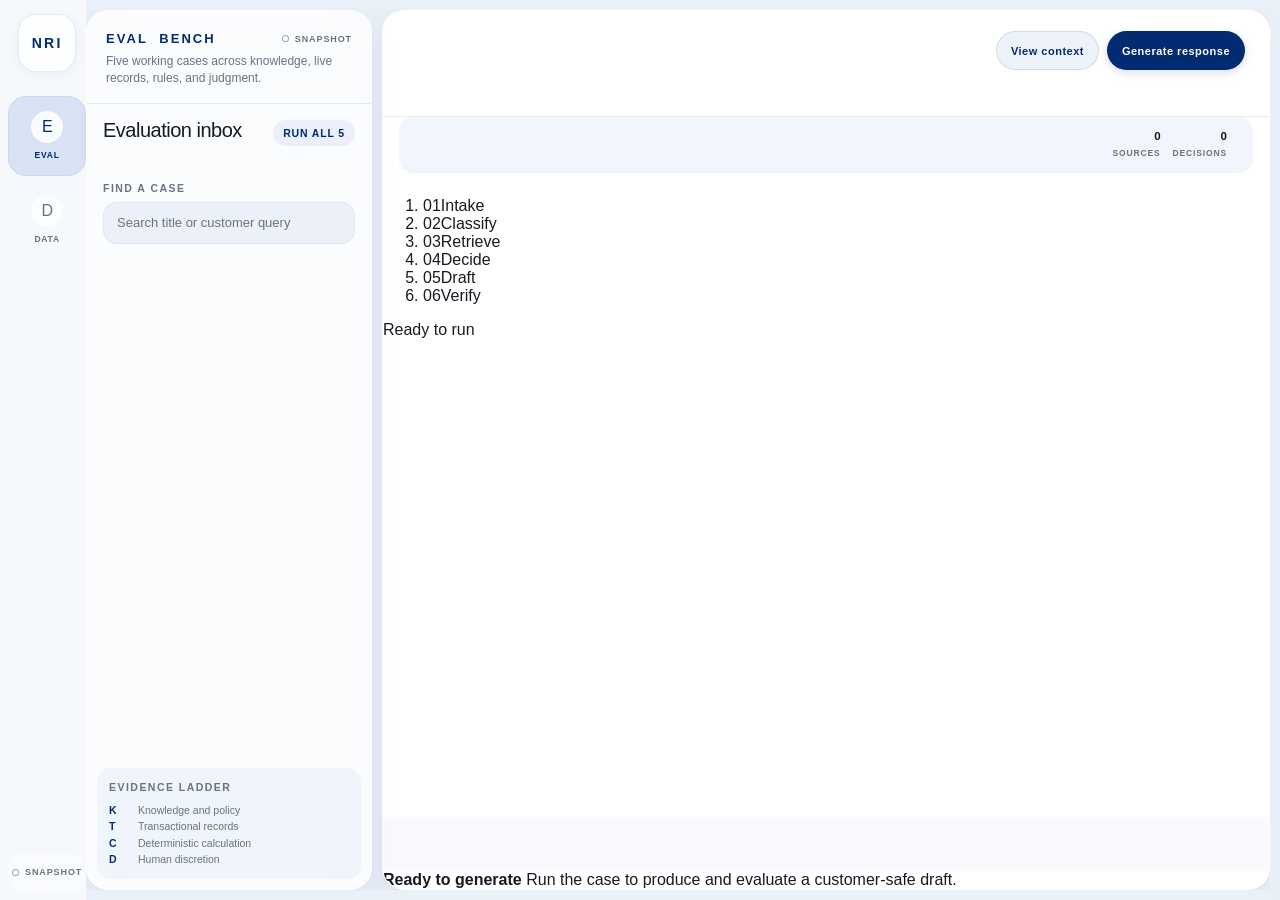
<file: page/template.html>
<!doctype html>
<html lang="en">
<head>
  <meta charset="utf-8">
  <meta name="viewport" content="width=device-width, initial-scale=1">
  <link rel="icon" href="data:,">
  <title>NRI Eval Lab — Customer Response Workspace</title>
  <style>
    :root {
      --paper: #ffffff;
      --ink: #171a22;
      --navy: #022b72;
      --blue-b: #8aa6d8;
      --muted: #6b7280;
      --muted-dark: #9fb2d4;
      --lite: #f3f6fb;
      --line: rgba(2, 43, 114, 0.16);
      --line-strong: rgba(2, 43, 114, 0.42);
      --fail: #b23a2e;
      --font: "Neue Haas Grotesk Display Pro", "Neue Haas Display", "Helvetica Neue", Helvetica, Arial, sans-serif;
      --ease: cubic-bezier(0.22, 0.61, 0.21, 1);
    }

    * { box-sizing: border-box; }
    html, body { height: 100%; }
    body {
      margin: 0;
      overflow: hidden;
      background: var(--paper);
      color: var(--ink);
      font-family: var(--font);
      -webkit-font-smoothing: antialiased;
    }
    button, input, textarea { font: inherit; }
    button { color: inherit; }
    :focus-visible { outline: 2px solid var(--navy); outline-offset: 2px; }

    .product-shell {
      display: grid;
      grid-template-columns: 96px minmax(0, 1fr);
      width: 100vw;
      height: 100dvh;
      min-height: 700px;
      overflow: hidden;
      background: var(--paper);
    }
    .product-stage { min-width: 0; min-height: 0; }
    .product-nav {
      z-index: 40;
      display: grid;
      grid-template-rows: 100px minmax(0, 1fr) auto;
      min-width: 0;
      border-right: 1px solid var(--line);
      background: var(--paper);
    }
    .product-mark {
      display: grid;
      place-items: center;
      border-bottom: 1px solid var(--line);
      color: var(--navy);
      font-size: 15px;
      font-weight: 600;
      letter-spacing: .18em;
    }
    .product-nav-list { padding-top: 14px; }
    .product-nav-item {
      display: grid;
      width: 100%;
      min-height: 92px;
      padding: 13px 8px 12px;
      place-items: center;
      align-content: center;
      gap: 7px;
      border: 0;
      border-left: 1px solid transparent;
      border-bottom: 1px solid var(--line);
      background: var(--paper);
      color: var(--muted);
      cursor: pointer;
      text-align: center;
      transition: color 250ms var(--ease), background 250ms var(--ease), border-color 250ms var(--ease);
    }
    .product-nav-item:hover { background: var(--lite); color: var(--navy); }
    .product-nav-item.active { border-left-color: var(--navy); background: var(--lite); color: var(--navy); }
    .product-nav-index {
      font-size: 21px;
      font-weight: 500;
      line-height: 1;
      letter-spacing: -.04em;
    }
    .product-nav-copy {
      font-size: 9px;
      font-weight: 600;
      line-height: 1.25;
      letter-spacing: .1em;
      text-transform: uppercase;
    }
    .product-nav-foot {
      padding: 14px 8px 16px;
      border-top: 1px solid var(--line);
      color: var(--muted);
      font-size: 8.5px;
      line-height: 1.4;
      letter-spacing: .08em;
      text-align: center;
      text-transform: uppercase;
    }
    .product-nav-foot .connection { justify-content: center; }

    .app-shell {
      display: grid;
      grid-template-columns: clamp(280px, 21vw, 350px) minmax(520px, 1fr) clamp(430px, 31vw, 540px);
      width: 100%;
      height: 100dvh;
      min-height: 720px;
      overflow: hidden;
      background: var(--paper);
    }
    .app-shell[hidden] { display: none; }

    .data-layer-view {
      display: grid;
      grid-template-rows: auto auto auto minmax(0, 1fr);
      width: 100%;
      height: 100dvh;
      min-width: 0;
      min-height: 700px;
      background: var(--paper);
    }
    .data-layer-view[hidden] { display: none; }
    .data-layer-head {
      display: flex;
      min-height: 112px;
      padding: 22px 30px 19px;
      align-items: flex-start;
      justify-content: space-between;
      gap: 24px;
      border-bottom: 1px solid var(--line);
    }
    .data-layer-head h1 {
      margin: 7px 0 0;
      font-size: clamp(28px, 2.6vw, 39px);
      font-weight: 500;
      line-height: 1.02;
      letter-spacing: -.035em;
    }
    .data-layer-meta {
      margin-top: 9px;
      color: var(--muted);
      font-size: 12px;
    }
    .data-head-actions { display: flex; align-items: center; gap: 8px; }
    .data-nav-tabs {
      display: grid;
      grid-template-columns: minmax(220px, 1fr) minmax(220px, 1fr);
      border-bottom: 1px solid var(--line);
    }
    .data-nav-tab {
      min-height: 57px;
      padding: 0 28px;
      border: 0;
      border-right: 1px solid var(--line);
      border-bottom: 1px solid transparent;
      background: var(--paper);
      color: var(--muted);
      font-size: 12px;
      font-weight: 600;
      letter-spacing: .05em;
      cursor: pointer;
    }
    .data-nav-tab:last-child { border-right: 0; }
    .data-nav-tab.active { border-bottom-color: var(--navy); color: var(--navy); }
    .data-toolbar {
      display: flex;
      min-height: 70px;
      padding: 14px 30px;
      align-items: center;
      justify-content: space-between;
      gap: 20px;
      border-bottom: 1px solid var(--line);
      background: var(--lite);
    }
    .data-toolbar > div:first-child { flex: 0 1 420px; width: min(420px, 46vw); }
    .data-toolbar .data-search { width: 100%; height: 40px; }
    .data-toolbar-copy { color: var(--muted); font-size: 11.5px; text-align: right; }
    .data-layer-scroll {
      min-height: 0;
      overflow: auto;
      padding: 26px 30px 48px;
      scrollbar-width: thin;
      scrollbar-color: var(--line-strong) transparent;
    }
    .data-section { margin-bottom: 34px; }
    .data-section-head {
      display: flex;
      align-items: flex-end;
      justify-content: space-between;
      gap: 24px;
      margin-bottom: 11px;
    }
    .data-section-head h2 { margin: 0; font-size: 20px; font-weight: 500; letter-spacing: -.025em; }
    .data-section-head p { margin: 4px 0 0; max-width: 48em; color: var(--muted); font-size: 11.5px; }
    .data-section-count { flex: none; color: var(--navy); }
    .data-table-wrap { overflow-x: auto; border-left: 1px solid var(--line); border-top: 1px solid var(--line); }
    .data-grid { min-width: 880px; }
    .data-grid th { position: sticky; top: 0; z-index: 1; }
    .data-grid td { padding: 10px 11px; font-size: 11.5px; }
    .data-grid .primary-cell { color: var(--navy); font-weight: 600; }
    .data-grid .secondary-cell { display: block; margin-top: 3px; color: var(--muted); font-size: 10px; font-weight: 400; }
    .data-status { font-size: 9px; font-weight: 600; letter-spacing: .08em; text-transform: uppercase; }
    .data-status.gap { color: var(--fail); }
    .data-case-links { display: flex; flex-wrap: wrap; gap: 4px; }
    .data-case-link {
      min-width: 27px;
      padding: 3px 6px;
      border: 1px solid var(--line-strong);
      background: var(--paper);
      color: var(--navy);
      font-size: 8.5px;
      font-weight: 600;
      letter-spacing: .08em;
      cursor: pointer;
      text-transform: uppercase;
    }
    .data-case-link:hover { border-color: var(--navy); background: var(--lite); }
    .data-empty { min-height: 280px; }

    .case-rail,
    .conversation-panel,
    .context-panel {
      min-width: 0;
      min-height: 0;
      background: var(--paper);
    }
    .case-rail,
    .conversation-panel { border-right: 1px solid var(--line); }

    .kicker,
    .label,
    .table-label,
    .sender-label,
    .case-state,
    .source-meta,
    .status-copy,
    .step-label {
      font-size: 10.5px;
      font-weight: 600;
      line-height: 1.2;
      letter-spacing: 0.14em;
      text-transform: uppercase;
    }

    .case-rail {
      display: grid;
      grid-template-rows: auto auto minmax(0, 1fr) auto;
    }
    .brand-block {
      min-height: 96px;
      padding: 20px 20px 16px;
      border-bottom: 1px solid var(--line);
    }
    .brand {
      color: var(--navy);
      font-size: 14px;
      font-weight: 600;
      letter-spacing: 0.16em;
    }
    .brand-sub {
      margin: 9px 0 0;
      max-width: 19em;
      color: var(--muted);
      font-size: 13px;
      line-height: 1.45;
    }
    .rail-tools {
      padding: 14px 20px;
      border-bottom: 1px solid var(--line);
    }
    .rail-heading {
      display: flex;
      align-items: baseline;
      justify-content: space-between;
      gap: 16px;
      margin-bottom: 13px;
    }
    .rail-heading h1 {
      margin: 0;
      font-size: 21px;
      font-weight: 500;
      line-height: 1.1;
      letter-spacing: -0.025em;
    }
    .case-count { color: var(--muted); }
    .search-field {
      width: 100%;
      height: 40px;
      padding: 0 12px;
      border: 1px solid var(--line);
      border-radius: 0;
      background: var(--paper);
      color: var(--ink);
      font-size: 13px;
    }
    .search-field::placeholder { color: var(--muted); }

    .case-list {
      min-height: 0;
      overflow-y: auto;
      scrollbar-width: thin;
      scrollbar-color: var(--line-strong) transparent;
    }
    .case-item {
      position: relative;
      display: grid;
      grid-template-columns: 37px minmax(0, 1fr);
      gap: 12px;
      width: 100%;
      min-height: 110px;
      margin-top: -1px;
      padding: 14px 18px 13px 16px;
      border: 1px solid transparent;
      border-top-color: var(--line);
      border-bottom-color: var(--line);
      border-radius: 0;
      background: var(--paper);
      text-align: left;
      cursor: pointer;
      transition: background 250ms var(--ease), border-color 250ms var(--ease);
    }
    .case-item:hover { background: var(--lite); }
    .case-item.active {
      z-index: 1;
      border-color: var(--navy);
      background: var(--lite);
    }
    .case-item.hidden { display: none; }
    .case-number {
      color: var(--navy);
      font-size: 27px;
      font-weight: 500;
      line-height: 1;
      letter-spacing: -0.035em;
    }
    .case-main { min-width: 0; }
    .case-topline {
      display: flex;
      align-items: flex-start;
      justify-content: space-between;
      gap: 10px;
    }
    .case-title {
      font-size: 14px;
      font-weight: 600;
      line-height: 1.25;
    }
    .case-state {
      flex: none;
      padding-top: 2px;
      color: var(--muted);
      font-size: 8.5px;
      letter-spacing: 0.12em;
    }
    .case-preview {
      display: -webkit-box;
      margin: 6px 0 8px;
      overflow: hidden;
      color: var(--muted);
      font-size: 12.5px;
      line-height: 1.38;
      -webkit-box-orient: vertical;
      -webkit-line-clamp: 2;
    }
    .requirements { display: flex; flex-wrap: wrap; gap: 4px; }
    .requirement {
      min-width: 24px;
      padding: 3px 6px;
      border: 1px solid var(--line-strong);
      border-radius: 2px;
      color: var(--navy);
      font-size: 9px;
      font-weight: 600;
      line-height: 1.1;
      letter-spacing: 0.12em;
      text-align: center;
    }
    .requirement.active {
      border-color: var(--navy);
      background: var(--navy);
      color: var(--paper);
    }
    .rail-footer {
      padding: 13px 20px 15px;
      border-top: 1px solid var(--line);
    }
    .legend-line {
      display: grid;
      grid-template-columns: 22px 1fr;
      gap: 7px;
      margin-top: 4px;
      color: var(--muted);
      font-size: 10.5px;
      line-height: 1.2;
    }
    .legend-line b { color: var(--navy); font-weight: 600; }

    .conversation-panel {
      display: grid;
      grid-template-rows: auto auto minmax(0, 1fr) auto;
    }
    .conversation-head,
    .context-head {
      min-height: 112px;
      padding: 22px 26px 19px;
      border-bottom: 1px solid var(--line);
    }
    .conversation-head {
      display: flex;
      align-items: flex-start;
      justify-content: space-between;
      gap: 22px;
    }
    .conversation-title-wrap { min-width: 0; }
    .conversation-title-wrap h2 {
      margin: 7px 0 0;
      overflow: hidden;
      font-size: clamp(22px, 2vw, 31px);
      font-weight: 500;
      line-height: 1.05;
      letter-spacing: -0.032em;
      text-overflow: ellipsis;
      white-space: nowrap;
    }
    .head-actions { display: flex; align-items: center; gap: 8px; }
    .button {
      min-height: 38px;
      padding: 0 13px;
      border: 1px solid var(--navy);
      border-radius: 0;
      background: var(--paper);
      color: var(--navy);
      font-size: 11px;
      font-weight: 600;
      letter-spacing: 0.1em;
      text-transform: uppercase;
      cursor: pointer;
      transition: background 250ms var(--ease), color 250ms var(--ease);
    }
    .button:hover { background: var(--lite); }
    .button.primary { background: var(--navy); color: var(--paper); }
    .button.primary:hover { background: #001f54; }
    .button:disabled { cursor: default; opacity: 0.55; }
    .context-toggle, .context-close { display: none; }

    .case-strip {
      display: flex;
      align-items: center;
      justify-content: space-between;
      gap: 18px;
      min-height: 54px;
      padding: 10px 26px;
      border-bottom: 1px solid var(--line);
      background: var(--lite);
    }
    .case-identity {
      min-width: 0;
      color: var(--ink);
      font-size: 12.5px;
      line-height: 1.4;
    }
    .case-identity strong { font-weight: 600; }
    .case-status {
      flex: none;
      color: var(--navy);
      text-align: right;
    }

    .conversation-scroll {
      min-height: 0;
      overflow-y: auto;
      padding: 28px 28px 34px;
      scroll-behavior: smooth;
      scrollbar-width: thin;
      scrollbar-color: var(--line-strong) transparent;
    }
    .message-row {
      display: flex;
      flex-direction: column;
      width: min(84%, 690px);
      margin-bottom: 24px;
    }
    .message-row.customer { align-items: flex-start; }
    .message-row.agent { align-items: flex-end; margin-left: auto; }
    .sender-label {
      margin-bottom: 8px;
      color: var(--muted);
    }
    .message {
      width: 100%;
      padding: 17px 18px;
      border: 1px solid var(--line-strong);
      border-radius: 0;
      background: var(--paper);
      font-size: 14px;
      line-height: 1.55;
    }
    .message p { margin: 0 0 11px; }
    .message p:last-child { margin-bottom: 0; }
    .message ul {
      margin: 6px 0 12px;
      padding-left: 19px;
    }
    .message li { margin: 4px 0; }
    .agent .message { border-color: var(--navy); }
    .message-meta {
      margin-top: 7px;
      color: var(--muted);
      font-size: 11px;
    }
    .attachment-list {
      display: flex;
      flex-wrap: wrap;
      gap: 6px;
      margin-top: 13px;
    }
    .attachment {
      padding: 7px 9px;
      border: 1px solid var(--line);
      color: var(--navy);
      font-size: 11px;
      font-weight: 500;
    }
    .citation {
      display: inline;
      margin: 0 1px;
      padding: 1px 4px 2px;
      border: 0;
      border-bottom: 1px solid var(--navy);
      border-radius: 0;
      background: transparent;
      color: var(--navy);
      font-size: 11px;
      font-weight: 600;
      cursor: pointer;
    }
    .run-state {
      min-height: 162px;
      display: grid;
      place-items: center;
      border: 1px solid var(--navy);
      color: var(--navy);
    }
    .run-state-inner { width: min(280px, 75%); }
    .run-state .status-copy { margin-bottom: 11px; }
    .run-track { height: 2px; overflow: hidden; background: var(--line); }
    .run-progress {
      width: 44%;
      height: 100%;
      background: var(--navy);
      animation: resolve 700ms var(--ease) forwards;
      transform-origin: left;
    }
    @keyframes resolve { from { transform: scaleX(.15); } to { transform: scaleX(2.28); } }

    .decision-banner {
      margin: 2px 0 24px auto;
      width: min(84%, 690px);
      border: 1px solid var(--navy);
    }
    .decision-banner-head {
      padding: 8px 11px;
      background: var(--navy);
      color: var(--paper);
    }
    .decision-banner-body {
      display: grid;
      grid-template-columns: auto 1fr;
      gap: 13px;
      padding: 12px 13px;
      color: var(--ink);
      font-size: 12px;
      line-height: 1.45;
    }
    .decision-code {
      color: var(--navy);
      font-size: 19px;
      font-weight: 500;
      line-height: 1;
    }

    .composer {
      min-height: 91px;
      padding: 15px 22px;
      border-top: 1px solid var(--line);
      background: var(--paper);
    }
    .composer-top {
      display: flex;
      align-items: center;
      justify-content: space-between;
      gap: 16px;
    }
    .draft-note {
      color: var(--muted);
      font-size: 12px;
      line-height: 1.35;
    }
    .draft-note strong { color: var(--ink); font-weight: 600; }
    .composer-actions { display: flex; gap: 7px; }

    .context-panel {
      display: grid;
      grid-template-rows: auto auto minmax(0, 1fr);
    }
    .context-head {
      display: flex;
      align-items: flex-start;
      justify-content: space-between;
      gap: 20px;
    }
    .context-head h2 {
      margin: 7px 0 0;
      font-size: 24px;
      font-weight: 500;
      line-height: 1.08;
      letter-spacing: -0.025em;
    }
    .source-count {
      margin-top: 9px;
      color: var(--muted);
      font-size: 12px;
      line-height: 1.35;
    }
    .context-tabs {
      display: grid;
      grid-template-columns: 1fr 1fr;
      border-bottom: 1px solid var(--line);
    }
    .context-tab {
      min-height: 54px;
      padding: 0 18px;
      border: 0;
      border-right: 1px solid var(--line);
      border-bottom: 1px solid transparent;
      background: var(--paper);
      color: var(--muted);
      font-size: 12px;
      font-weight: 600;
      letter-spacing: 0.05em;
      cursor: pointer;
    }
    .context-tab:last-child { border-right: 0; }
    .context-tab.active {
      border-bottom-color: var(--navy);
      color: var(--navy);
    }
    .tab-count {
      display: inline-block;
      min-width: 20px;
      margin-left: 5px;
      padding: 2px 5px;
      border: 1px solid currentColor;
      border-radius: 2px;
      font-size: 9px;
      line-height: 1;
    }
    .context-scroll {
      min-height: 0;
      overflow-y: auto;
      padding: 22px 22px 40px;
      scrollbar-width: thin;
      scrollbar-color: var(--line-strong) transparent;
    }
    .source-section { margin-bottom: 26px; }
    .source-section.is-highlighted {
      outline: 1px solid var(--navy);
      outline-offset: 4px;
      background: var(--lite);
    }
    .section-head {
      display: flex;
      align-items: baseline;
      justify-content: space-between;
      gap: 16px;
      margin-bottom: 9px;
    }
    .section-head h3 {
      margin: 0;
      font-size: 16px;
      font-weight: 500;
      letter-spacing: -0.015em;
    }
    .system-name { color: var(--muted); font-size: 11px; }
    .record-table {
      width: 100%;
      border-collapse: collapse;
      table-layout: fixed;
    }
    .record-table th {
      padding: 8px 9px;
      background: var(--navy);
      color: var(--paper);
      font-size: 9px;
      font-weight: 600;
      line-height: 1.2;
      letter-spacing: 0.1em;
      text-align: left;
      text-transform: uppercase;
    }
    .record-table td {
      padding: 9px;
      border: 1px solid var(--line);
      color: var(--ink);
      font-size: 11.5px;
      line-height: 1.35;
      vertical-align: top;
      overflow-wrap: anywhere;
    }
    .record-table tbody tr:nth-child(even) td { background: var(--lite); }
    .record-table tr.is-highlighted td { background: var(--lite); outline: 1px solid var(--navy); outline-offset: -1px; }
    .record-id { color: var(--navy); font-weight: 600; }
    .zero-value { color: var(--fail); font-weight: 600; }

    .fact-grid {
      display: grid;
      grid-template-columns: minmax(118px, .72fr) 1fr;
      border-top: 1px solid var(--line);
      border-left: 1px solid var(--line);
    }
    .fact-grid > div {
      min-height: 39px;
      padding: 9px 10px;
      border-right: 1px solid var(--line);
      border-bottom: 1px solid var(--line);
      font-size: 11.5px;
      line-height: 1.35;
    }
    .fact-key { color: var(--muted); }
    .fact-value { color: var(--ink); }
    .fact-grid.is-highlighted { outline: 1px solid var(--navy); outline-offset: -1px; background: var(--lite); }

    .knowledge-card {
      margin-top: -1px;
      border: 1px solid var(--line);
      transition: border-color 250ms var(--ease), background 250ms var(--ease);
    }
    .knowledge-card.is-highlighted { z-index: 1; border-color: var(--navy); background: var(--lite); }
    .knowledge-head {
      display: grid;
      grid-template-columns: minmax(0, 1fr) auto;
      gap: 16px;
      padding: 12px 13px 10px;
      border-bottom: 1px solid var(--line);
    }
    .knowledge-id {
      color: var(--navy);
      font-size: 11px;
      font-weight: 600;
      letter-spacing: 0.08em;
    }
    .knowledge-title {
      margin-top: 4px;
      color: var(--ink);
      font-size: 13px;
      font-weight: 600;
      line-height: 1.3;
    }
    .knowledge-status {
      color: var(--muted);
      font-size: 9px;
      font-weight: 600;
      letter-spacing: 0.11em;
      text-transform: uppercase;
      white-space: nowrap;
    }
    .knowledge-excerpt {
      padding: 12px 13px 14px;
      color: var(--ink);
      font-size: 12px;
      line-height: 1.5;
    }
    .knowledge-owner {
      margin-top: 10px;
      color: var(--muted);
      font-size: 10.5px;
      line-height: 1.35;
    }

    .empty-state {
      display: grid;
      min-height: 240px;
      place-items: center;
      border: 1px solid var(--line);
      text-align: center;
    }
    .empty-state-inner { max-width: 270px; padding: 26px; }
    .empty-mark {
      margin-bottom: 18px;
      color: var(--navy);
      font-size: 46px;
      font-weight: 500;
      line-height: 1;
      letter-spacing: -0.05em;
    }
    .empty-state h3 {
      margin: 0 0 8px;
      font-size: 18px;
      font-weight: 500;
    }
    .empty-state p {
      margin: 0;
      color: var(--muted);
      font-size: 12px;
      line-height: 1.5;
    }

    .calculation-card {
      border: 1px solid var(--navy);
    }
    .calculation-head {
      padding: 9px 11px;
      background: var(--navy);
      color: var(--paper);
    }
    .calculation-lines { padding: 4px 12px; }
    .calculation-line {
      display: flex;
      align-items: baseline;
      justify-content: space-between;
      gap: 18px;
      padding: 8px 0;
      border-bottom: 1px solid var(--line);
      font-size: 11.5px;
      line-height: 1.35;
    }
    .calculation-line:last-child { border-bottom: 0; }
    .calculation-line.total { color: var(--navy); font-size: 14px; font-weight: 600; }
    .calculation-note {
      padding: 10px 12px;
      border-top: 1px solid var(--line);
      color: var(--muted);
      font-size: 10.5px;
      line-height: 1.4;
    }

    .approval-note {
      margin-top: 16px;
      padding: 12px 13px;
      border: 1px solid var(--navy);
      color: var(--ink);
      font-size: 11.5px;
      line-height: 1.45;
    }
    .approval-note strong { color: var(--navy); font-weight: 600; }

    @media (max-width: 1200px) {
      .app-shell { grid-template-columns: 270px minmax(0, 1fr); }
      .context-panel {
        position: fixed;
        z-index: 20;
        inset: 0 0 0 auto;
        width: min(520px, 92vw);
        border-left: 1px solid var(--navy);
        box-shadow: 0 30px 80px rgba(2, 43, 114, 0.28);
        transform: translateX(102%);
        transition: transform 250ms var(--ease);
      }
      .app-shell.context-open .context-panel { transform: translateX(0); }
      .context-toggle, .context-close { display: inline-flex; align-items: center; }
    }

    @media (max-width: 720px) {
      body { overflow: auto; }
      .product-shell { display: block; min-height: 100dvh; overflow: visible; }
      .product-stage { width: 100%; }
      .product-nav {
        position: sticky;
        top: 0;
        z-index: 50;
        display: grid;
        grid-template-columns: 86px minmax(0, 1fr) auto;
        grid-template-rows: 68px;
        height: 68px;
        border-right: 0;
        border-bottom: 1px solid var(--line);
      }
      .product-mark { border-bottom: 0; border-right: 1px solid var(--line); }
      .product-nav-list { display: flex; padding: 0; }
      .product-nav-item { min-width: 112px; min-height: 68px; padding: 8px 12px; border-bottom: 0; border-left: 0; border-right: 1px solid var(--line); }
      .product-nav-item.active { border-left: 0; border-bottom: 1px solid var(--navy); }
      .product-nav-index { display: none; }
      .product-nav-foot { display: grid; padding: 0 12px; place-items: center; border-top: 0; }
      .app-shell {
        display: block;
        min-height: 100dvh;
        overflow: visible;
      }
      .case-rail {
        display: block;
        border-right: 0;
        border-bottom: 1px solid var(--line);
      }
      .brand-block { min-height: auto; padding: 18px; }
      .brand-sub, .rail-footer { display: none; }
      .rail-tools { padding: 14px 18px; }
      .case-list { display: flex; overflow-x: auto; }
      .case-item { flex: 0 0 270px; min-height: 112px; border-right-color: var(--line); }
      .conversation-panel { height: 780px; border-right: 0; }
      .conversation-head, .case-strip, .conversation-scroll, .composer { width: 100%; min-width: 0; }
      .conversation-head { min-height: 98px; padding: 18px; }
      .conversation-title-wrap h2 { font-size: 22px; }
      .case-strip { padding-inline: 18px; }
      .conversation-scroll { padding: 22px 18px 28px; }
      .message-row, .decision-banner { width: 94%; }
      .composer { padding-inline: 18px; }
      .composer-top { align-items: flex-start; flex-direction: column; }
      .context-panel { width: 96vw; }
      .data-layer-view { min-height: calc(100dvh - 68px); height: auto; grid-template-rows: auto auto auto minmax(480px, auto); }
      .data-layer-head { min-height: auto; padding: 18px; }
      .data-layer-head h1 { font-size: 28px; }
      .data-head-actions { display: none; }
      .data-nav-tabs { grid-template-columns: 1fr 1fr; }
      .data-nav-tab { min-width: 0; min-height: 52px; padding: 0 10px; }
      .data-toolbar { align-items: flex-start; flex-direction: column; padding: 13px 18px; }
      .data-toolbar > div:first-child { width: 100%; }
      .data-search { width: 100%; }
      .data-toolbar-copy { text-align: left; }
      .data-layer-scroll { padding: 21px 18px 40px; }
    }

    @media (prefers-reduced-motion: reduce) {
      *, *::before, *::after { scroll-behavior: auto !important; transition-duration: 0.01ms !important; animation-duration: 0.01ms !important; }
    }


    /* Product revamp: live evaluation status, audit output, and editable policy overlay */
    .brand-line { display: flex; align-items: center; justify-content: space-between; gap: 14px; }
    .connection { display: inline-flex; align-items: center; gap: 6px; color: var(--muted); font-size: 9px; font-weight: 600; letter-spacing: .1em; text-transform: uppercase; }
    .connection-dot { width: 7px; height: 7px; border: 1px solid var(--line-strong); border-radius: 50%; background: var(--paper); }
    .connection.live { color: var(--navy); }
    .connection.live .connection-dot { border-color: var(--navy); background: var(--navy); }
    .run-all { padding: 0; border: 0; background: transparent; color: var(--navy); cursor: pointer; }
    .run-all:hover { text-decoration: underline; text-underline-offset: 3px; }
    .run-all:disabled { color: var(--muted); cursor: default; text-decoration: none; }
    .summary-line { display: flex; align-items: center; gap: 7px; min-height: 18px; margin: -2px 0 10px; color: var(--muted); font-size: 11px; }
    .summary-pass { color: var(--navy); font-weight: 600; }
    .summary-fail, .case-state.fail { color: var(--fail); font-weight: 600; }
    .case-strip-right { display: flex; align-items: center; gap: 12px; }
    .run-fact { min-width: 48px; text-align: right; }
    .run-fact b { display: block; color: var(--ink); font-size: 11.5px; font-weight: 600; }
    .run-fact span { color: var(--muted); font-size: 8.5px; font-weight: 600; letter-spacing: .1em; text-transform: uppercase; }
    .eval-card { width: min(84%, 690px); margin: 2px 0 24px auto; border: 1px solid var(--navy); }
    .eval-card.fail { border-color: var(--fail); }
    .eval-head { display: flex; align-items: center; justify-content: space-between; gap: 16px; padding: 9px 11px; background: var(--navy); color: var(--paper); }
    .eval-card.fail .eval-head { background: var(--fail); }
    .eval-head strong { font-size: 12px; font-weight: 600; }
    .eval-head span { font-size: 8.5px; font-weight: 600; letter-spacing: .12em; text-transform: uppercase; }
    .eval-summary { padding: 11px 12px; border-bottom: 1px solid var(--line); font-size: 11.5px; line-height: 1.45; }
    .eval-summary b { font-weight: 600; }
    .group-grid { display: grid; grid-template-columns: repeat(4, 1fr); border-bottom: 1px solid var(--line); }
    .group-cell { min-width: 0; padding: 9px; border-right: 1px solid var(--line); }
    .group-cell:last-child { border-right: 0; }
    .group-name { color: var(--muted); font-size: 8px; font-weight: 600; letter-spacing: .08em; text-transform: uppercase; }
    .group-value { margin-top: 3px; color: var(--navy); font-size: 11px; font-weight: 600; text-transform: capitalize; }
    .group-value.fail { color: var(--fail); }
    .group-value.na { color: var(--muted); }
    .raw-output summary { padding: 10px 12px; color: var(--navy); font-size: 9.5px; font-weight: 600; letter-spacing: .08em; text-transform: uppercase; cursor: pointer; list-style: none; }
    .raw-output summary::after { content: " +"; }
    .raw-output[open] summary::after { content: " −"; }
    .raw-output summary::-webkit-details-marker { display: none; }
    .raw-body { padding: 0 12px 12px; font-size: 11px; line-height: 1.48; }
    .raw-meta { display: grid; grid-template-columns: repeat(3, minmax(0, 1fr)); margin-bottom: 9px; border-top: 1px solid var(--line); border-left: 1px solid var(--line); }
    .raw-meta div { min-width: 0; padding: 7px 8px; border-right: 1px solid var(--line); border-bottom: 1px solid var(--line); overflow-wrap: anywhere; }
    .raw-meta span { display: block; color: var(--muted); font-size: 8px; text-transform: uppercase; }
    .raw-meta b { display: block; margin-top: 2px; font-size: 10px; font-weight: 600; }
    .raw-copy { margin: 0; padding: 9px; background: var(--lite); white-space: pre-wrap; }
    .context-head-actions { display: flex; align-items: center; gap: 7px; }
    .text-action { padding: 3px 0; border: 0; background: transparent; color: var(--navy); font-size: 9px; font-weight: 600; letter-spacing: .1em; text-transform: uppercase; cursor: pointer; }
    .text-action:hover { text-decoration: underline; text-underline-offset: 3px; }
    .knowledge-actions { display: flex; align-items: center; justify-content: space-between; gap: 10px; margin-top: 9px; }
    .provenance { color: var(--muted); font-size: 8px; font-weight: 600; letter-spacing: .1em; text-transform: uppercase; }
    .knowledge-status.gap { color: var(--fail); }
    .decision-table td:first-child { width: 45%; }
    .modal-shell { position: fixed; z-index: 80; inset: 0; display: grid; place-items: center; padding: 24px; background: rgba(2, 43, 114, .18); }
    .modal-shell[hidden] { display: none; }
    .modal { display: grid; grid-template-rows: auto minmax(0, 1fr) auto; width: min(760px, 96vw); max-height: min(760px, 92vh); border: 1px solid var(--navy); border-radius: 6px; background: var(--paper); box-shadow: 0 30px 80px rgba(2, 43, 114, .28); }
    .modal-head, .modal-foot { display: flex; align-items: center; justify-content: space-between; gap: 16px; padding: 15px 18px; }
    .modal-head { border-bottom: 1px solid var(--line); }
    .modal-head h3 { margin: 5px 0 0; font-size: 22px; font-weight: 500; letter-spacing: -.025em; }
    .modal-body { min-height: 0; overflow-y: auto; padding: 18px; }
    .modal-foot { border-top: 1px solid var(--line); }
    .modal-grid { display: grid; grid-template-columns: 1fr 1fr; gap: 12px; }
    .field { margin-bottom: 15px; }
    .field label { display: block; margin-bottom: 7px; color: var(--muted); }
    .field textarea, .field input, .field select { width: 100%; border: 1px solid var(--line-strong); border-radius: 0; background: var(--paper); color: var(--ink); font-size: 11.5px; }
    .field textarea { min-height: 320px; padding: 11px; line-height: 1.5; resize: vertical; }
    .field input, .field select { height: 37px; padding: 0 9px; }
    .param-grid { display: grid; grid-template-columns: minmax(175px, .9fr) 1fr; border-top: 1px solid var(--line); border-left: 1px solid var(--line); }
    .param-grid label, .param-grid input { min-height: 37px; margin: 0; padding: 8px 9px; border: 0; border-right: 1px solid var(--line); border-bottom: 1px solid var(--line); font-size: 10.5px; }
    .param-grid label { color: var(--muted); overflow-wrap: anywhere; }
    .modal-note { color: var(--muted); font-size: 10px; line-height: 1.4; }
    .toast { position: fixed; z-index: 100; right: 22px; bottom: 22px; max-width: 360px; padding: 10px 12px; border: 1px solid var(--navy); background: var(--paper); color: var(--ink); font-size: 11px; line-height: 1.4; box-shadow: 0 8px 24px rgba(2, 43, 114, .12); }
    .toast[hidden] { display: none; }
    .toast.error { border-color: var(--fail); color: var(--fail); }
    @media (max-width: 720px) {
      .run-fact { display: none; }
      .eval-card { width: 94%; }
      .modal-grid { grid-template-columns: 1fr; }
    }

    /* Workspace refinement: Google-like hierarchy expressed through the Varick palette. */
    :root {
      --canvas: #eaf0f8;
      --canvas-deep: rgba(138, 166, 216, .18);
      --surface: rgba(255, 255, 255, .76);
      --surface-strong: rgba(255, 255, 255, .96);
      --surface-soft: rgba(243, 246, 251, .74);
      --soft-line: rgba(2, 43, 114, .09);
      --soft-line-strong: rgba(2, 43, 114, .15);
      --soft-shadow: 0 1px 2px rgba(2, 43, 114, .05), 0 10px 30px rgba(2, 43, 114, .055);
    }

    body { background: var(--canvas); }

    .product-shell {
      grid-template-columns: 86px minmax(0, 1fr);
      background: var(--canvas);
    }
    .product-stage {
      height: 100dvh;
      padding: 12px 14px 12px 0;
      overflow: hidden;
    }
    .product-nav {
      grid-template-rows: 88px minmax(0, 1fr) auto;
      border-right: 0;
      background: rgba(255, 255, 255, .56);
      -webkit-backdrop-filter: blur(18px);
      backdrop-filter: blur(18px);
    }
    .product-mark {
      width: 58px;
      height: 58px;
      margin: 14px auto;
      border: 0;
      border-radius: 18px;
      background: rgba(255, 255, 255, .78);
      box-shadow: inset 0 0 0 1px var(--soft-line), 0 3px 12px rgba(2, 43, 114, .05);
      font-size: 14px;
      letter-spacing: .16em;
    }
    .product-nav-list { padding-top: 4px; }
    .product-nav-item {
      width: calc(100% - 16px);
      min-height: 80px;
      margin: 4px 8px;
      padding: 11px 6px;
      border: 0;
      border-radius: 18px;
      background: transparent;
    }
    .product-nav-item:hover { background: rgba(255, 255, 255, .62); }
    .product-nav-item.active {
      border: 0;
      background: rgba(138, 166, 216, .27);
      box-shadow: inset 0 0 0 1px rgba(2, 43, 114, .06);
    }
    .product-nav-index {
      display: grid;
      width: 32px;
      height: 32px;
      place-items: center;
      border-radius: 50%;
      background: rgba(255, 255, 255, .58);
      font-size: 16px;
      letter-spacing: -.03em;
    }
    .product-nav-item.active .product-nav-index { background: rgba(255, 255, 255, .86); }
    .product-nav-copy { font-size: 8.5px; letter-spacing: .09em; }
    .product-nav-foot {
      margin: 8px;
      padding: 12px 4px;
      border: 0;
      border-radius: 14px;
      background: rgba(255, 255, 255, .42);
    }

    .app-shell {
      grid-template-columns: clamp(292px, 19vw, 340px) minmax(520px, 1fr) clamp(400px, 28vw, 500px);
      gap: 12px;
      height: calc(100dvh - 24px);
      min-height: 0;
      background: transparent;
    }
    .case-rail,
    .conversation-panel,
    .context-panel {
      overflow: hidden;
      border: 1px solid rgba(255, 255, 255, .72);
      border-radius: 22px;
      box-shadow: var(--soft-shadow);
    }
    .case-rail,
    .context-panel {
      background: var(--surface);
      -webkit-backdrop-filter: blur(20px);
      backdrop-filter: blur(20px);
    }
    .conversation-panel {
      border-right: 1px solid rgba(255, 255, 255, .72);
      background: var(--surface-strong);
    }
    .case-rail { border-right: 1px solid rgba(255, 255, 255, .72); }

    .brand-block {
      min-height: 92px;
      padding: 20px 19px 15px;
      border-bottom-color: var(--soft-line);
    }
    .brand { font-size: 13px; }
    .brand-sub { margin-top: 7px; font-size: 12px; }
    .rail-tools {
      padding: 15px 16px 13px;
      border-bottom: 0;
    }
    .rail-heading { margin-bottom: 10px; }
    .rail-heading h1 { font-size: 20px; }
    .run-all {
      padding: 7px 10px;
      border-radius: 999px;
      background: rgba(138, 166, 216, .14);
      letter-spacing: .08em;
    }
    .run-all:hover { background: rgba(138, 166, 216, .24); text-decoration: none; }
    .search-field {
      height: 42px;
      padding-inline: 14px;
      border: 0;
      border-radius: 14px;
      background: rgba(138, 166, 216, .13);
      box-shadow: inset 0 0 0 1px rgba(2, 43, 114, .055);
      transition: background 250ms var(--ease), box-shadow 250ms var(--ease);
    }
    .search-field:focus {
      background: rgba(255, 255, 255, .9);
      box-shadow: inset 0 0 0 1px rgba(2, 43, 114, .24);
    }
    .case-list { padding: 2px 8px 12px; }
    .case-item {
      width: 100%;
      min-height: 102px;
      margin: 4px 0;
      padding: 14px 13px;
      border: 0;
      border-radius: 15px;
      background: transparent;
      transition: background 250ms var(--ease), box-shadow 250ms var(--ease), transform 250ms var(--ease);
    }
    .case-item::before {
      content: "";
      position: absolute;
      top: 18px;
      bottom: 18px;
      left: 0;
      width: 3px;
      border-radius: 999px;
      background: transparent;
    }
    .case-item:hover {
      background: rgba(255, 255, 255, .66);
      transform: translateY(-1px);
    }
    .case-item.active {
      border: 0;
      background: rgba(138, 166, 216, .18);
      box-shadow: inset 0 0 0 1px rgba(2, 43, 114, .07);
    }
    .case-item.active::before { background: var(--navy); }
    .case-number { font-size: 24px; }
    .case-preview { margin-top: 5px; font-size: 12px; }
    .requirement {
      min-width: 24px;
      border: 0;
      border-radius: 7px;
      background: rgba(138, 166, 216, .16);
    }
    .requirement.active { box-shadow: none; }
    .rail-footer {
      margin: 0 10px 10px;
      padding: 13px 12px;
      border: 0;
      border-radius: 14px;
      background: rgba(138, 166, 216, .09);
    }

    .conversation-head,
    .context-head {
      min-height: 106px;
      padding: 20px 24px 17px;
      border-bottom-color: var(--soft-line);
    }
    .conversation-title-wrap h2 { font-size: clamp(22px, 1.8vw, 29px); }
    .button {
      min-height: 39px;
      padding: 0 15px;
      border: 0;
      border-radius: 999px;
      background: rgba(138, 166, 216, .15);
      box-shadow: inset 0 0 0 1px rgba(2, 43, 114, .12);
      font-size: 11px;
      letter-spacing: .045em;
      text-transform: none;
    }
    .button:hover { background: rgba(138, 166, 216, .24); }
    .button.primary { box-shadow: 0 3px 10px rgba(2, 43, 114, .15); }
    .case-strip {
      min-height: 56px;
      margin: 0 16px 8px;
      padding: 10px 14px;
      border: 0;
      border-radius: 14px;
      background: rgba(138, 166, 216, .11);
    }
    .conversation-scroll {
      padding: 22px 24px 32px;
      background: rgba(138, 166, 216, .055);
    }
    .message-row { width: min(80%, 680px); margin-bottom: 22px; }
    .sender-label { margin-bottom: 7px; font-size: 9.5px; }
    .message {
      padding: 16px 17px;
      border: 1px solid var(--soft-line);
      border-radius: 18px;
      background: rgba(255, 255, 255, .88);
      box-shadow: 0 1px 2px rgba(2, 43, 114, .045);
    }
    .customer .message { border-top-left-radius: 5px; }
    .agent .message {
      border-color: rgba(2, 43, 114, .07);
      border-top-right-radius: 5px;
      background: rgba(138, 166, 216, .18);
    }
    .attachment {
      padding: 7px 10px;
      border: 0;
      border-radius: 999px;
      background: rgba(138, 166, 216, .15);
    }
    .citation {
      margin-inline: 2px;
      padding: 2px 6px 3px;
      border: 0;
      border-radius: 7px;
      background: rgba(255, 255, 255, .66);
      text-decoration: underline;
      text-underline-offset: 3px;
    }
    .message-meta { padding-inline: 6px; }
    .run-state {
      border: 0;
      border-radius: 18px;
      background: rgba(138, 166, 216, .13);
    }
    .decision-banner {
      overflow: hidden;
      border: 1px solid var(--soft-line-strong);
      border-radius: 16px;
      background: rgba(255, 255, 255, .84);
    }
    .decision-banner-head { background: rgba(2, 43, 114, .08); color: var(--navy); }
    .composer {
      min-height: 84px;
      padding: 14px 20px;
      border-top: 0;
      background: rgba(255, 255, 255, .87);
      box-shadow: 0 -8px 24px rgba(2, 43, 114, .045);
      -webkit-backdrop-filter: blur(18px);
      backdrop-filter: blur(18px);
    }

    .context-head { border-bottom: 0; }
    .context-tabs {
      grid-template-columns: 1fr 1fr;
      gap: 4px;
      margin: 0 16px 10px;
      padding: 4px;
      border: 0;
      border-radius: 14px;
      background: rgba(138, 166, 216, .13);
    }
    .context-tab {
      min-height: 43px;
      border: 0;
      border-radius: 10px;
      background: transparent;
    }
    .context-tab.active {
      border: 0;
      background: rgba(255, 255, 255, .88);
      box-shadow: 0 1px 4px rgba(2, 43, 114, .08);
    }
    .tab-count { border: 0; border-radius: 999px; background: rgba(138, 166, 216, .16); }
    .context-scroll {
      padding: 12px 14px 32px;
      background: rgba(138, 166, 216, .065);
    }
    .source-section,
    .knowledge-card,
    .empty-state,
    .approval-note {
      overflow: hidden;
      margin: 0 0 12px;
      padding: 14px;
      border: 1px solid rgba(2, 43, 114, .075);
      border-radius: 16px;
      background: rgba(255, 255, 255, .82);
      box-shadow: 0 1px 2px rgba(2, 43, 114, .03);
    }
    .source-section.is-highlighted,
    .knowledge-card.is-highlighted {
      outline: 2px solid rgba(2, 43, 114, .22);
      outline-offset: -2px;
      background: rgba(255, 255, 255, .98);
    }
    .knowledge-card { padding: 0; }
    .knowledge-head { border-bottom-color: var(--soft-line); }
    .record-table {
      overflow: hidden;
      border: 1px solid var(--soft-line);
      border-collapse: separate;
      border-spacing: 0;
      border-radius: 11px;
    }
    .record-table th {
      border-bottom: 1px solid var(--soft-line);
      background: rgba(2, 43, 114, .065);
      color: var(--navy);
    }
    .record-table td {
      border: 0;
      border-right: 1px solid var(--soft-line);
      border-bottom: 1px solid var(--soft-line);
      background: rgba(255, 255, 255, .46);
    }
    .record-table td:last-child { border-right: 0; }
    .record-table tbody tr:last-child td { border-bottom: 0; }
    .record-table tbody tr:nth-child(even) td { background: rgba(138, 166, 216, .075); }
    .fact-grid {
      overflow: hidden;
      border: 0;
      border-radius: 11px;
      background: rgba(138, 166, 216, .07);
      box-shadow: inset 0 0 0 1px var(--soft-line);
    }
    .fact-grid > div { border-color: var(--soft-line); }
    .calculation-card { border-color: rgba(2, 43, 114, .11); }
    .calculation-head {
      margin: -14px -14px 8px;
      background: rgba(2, 43, 114, .07);
      color: var(--navy);
    }
    .approval-note { margin-top: 12px; }

    .eval-card {
      overflow: hidden;
      width: min(80%, 680px);
      border: 1px solid rgba(2, 43, 114, .09);
      border-radius: 17px;
      background: rgba(255, 255, 255, .88);
      box-shadow: 0 2px 9px rgba(2, 43, 114, .04);
    }
    .eval-card.fail { border-color: rgba(178, 58, 46, .22); }
    .eval-head { background: rgba(2, 43, 114, .07); color: var(--navy); }
    .eval-card.fail .eval-head { background: rgba(178, 58, 46, .085); color: var(--fail); }
    .eval-summary,
    .group-grid { border-color: var(--soft-line); }
    .group-cell { border-color: var(--soft-line); }
    .raw-copy { border-radius: 10px; background: rgba(138, 166, 216, .09); }

    .data-layer-view {
      height: calc(100dvh - 24px);
      min-height: 0;
      overflow: hidden;
      border: 1px solid rgba(255, 255, 255, .76);
      border-radius: 22px;
      background: rgba(255, 255, 255, .82);
      box-shadow: var(--soft-shadow);
      -webkit-backdrop-filter: blur(20px);
      backdrop-filter: blur(20px);
    }
    .data-layer-head {
      min-height: 104px;
      padding: 20px 26px 16px;
      border-bottom: 0;
    }
    .data-layer-head h1 { font-size: clamp(28px, 2.3vw, 36px); }
    .data-nav-tabs {
      grid-template-columns: 1fr 1fr;
      gap: 4px;
      margin: 0 24px 10px;
      padding: 4px;
      border: 0;
      border-radius: 14px;
      background: rgba(138, 166, 216, .13);
    }
    .data-nav-tab {
      min-height: 44px;
      border: 0;
      border-radius: 10px;
      background: transparent;
    }
    .data-nav-tab.active {
      border: 0;
      background: rgba(255, 255, 255, .9);
      box-shadow: 0 1px 4px rgba(2, 43, 114, .08);
    }
    .data-toolbar {
      min-height: 68px;
      margin: 0 24px 12px;
      padding: 11px 14px;
      border: 0;
      border-radius: 16px;
      background: rgba(138, 166, 216, .09);
    }
    .data-layer-scroll {
      padding: 10px 18px 34px;
      background: rgba(138, 166, 216, .05);
    }
    .data-section {
      margin-bottom: 14px;
      padding: 17px;
      border: 1px solid rgba(2, 43, 114, .07);
      border-radius: 18px;
      background: rgba(255, 255, 255, .82);
      box-shadow: 0 1px 3px rgba(2, 43, 114, .035);
    }
    .data-section-head { margin-bottom: 13px; }
    .data-section-count {
      padding: 6px 9px;
      border-radius: 999px;
      background: rgba(138, 166, 216, .12);
    }
    .data-table-wrap {
      border: 1px solid var(--soft-line);
      border-radius: 13px;
    }
    .data-grid { border: 0; border-radius: 0; }
    .data-case-link {
      border: 0;
      border-radius: 999px;
      background: rgba(138, 166, 216, .15);
    }
    .data-case-link:hover { background: rgba(138, 166, 216, .26); }

    .modal-shell {
      background: rgba(2, 43, 114, .16);
      -webkit-backdrop-filter: blur(10px);
      backdrop-filter: blur(10px);
    }
    .modal {
      overflow: hidden;
      border: 1px solid rgba(255, 255, 255, .7);
      border-radius: 24px;
      background: rgba(255, 255, 255, .96);
      box-shadow: 0 30px 80px rgba(2, 43, 114, .2);
    }
    .modal-head,
    .modal-foot { border-color: var(--soft-line); }
    .field textarea,
    .field input,
    .field select,
    .param-grid {
      border: 0;
      border-radius: 12px;
      background: rgba(138, 166, 216, .09);
      box-shadow: inset 0 0 0 1px var(--soft-line);
    }
    #docProvenance {
      border: 0 !important;
      border-radius: 12px;
      background: rgba(138, 166, 216, .09);
      box-shadow: inset 0 0 0 1px var(--soft-line);
    }
    .toast {
      border: 0;
      border-radius: 14px;
      box-shadow: 0 8px 28px rgba(2, 43, 114, .15);
    }

    @media (max-width: 1320px) {
      .product-stage { padding: 10px 10px 10px 0; }
      .app-shell {
        grid-template-columns: 286px minmax(0, 1fr);
        gap: 10px;
        height: calc(100dvh - 20px);
      }
      .context-panel {
        position: fixed;
        z-index: 20;
        inset: 10px 10px 10px auto;
        width: min(520px, 92vw);
        overflow: hidden;
        border: 1px solid rgba(255, 255, 255, .76);
        border-radius: 22px;
        transform: translateX(calc(100% + 22px));
        transition: transform 250ms var(--ease);
      }
      .app-shell.context-open .context-panel { transform: translateX(0); }
      .context-toggle,
      .context-close { display: inline-flex; align-items: center; }
      .data-layer-view { height: calc(100dvh - 20px); }
    }

    @media (max-width: 720px) {
      body { background: var(--canvas); }
      .product-shell { display: block; min-height: 100dvh; overflow: visible; }
      .product-stage { height: auto; padding: 8px; overflow: visible; }
      .product-nav {
        grid-template-columns: 74px minmax(0, 1fr) auto;
        grid-template-rows: 68px;
        height: 68px;
        border: 0;
        border-bottom: 1px solid rgba(255, 255, 255, .78);
        background: rgba(255, 255, 255, .8);
        box-shadow: 0 3px 15px rgba(2, 43, 114, .055);
      }
      .product-mark {
        width: 48px;
        height: 48px;
        margin: 10px auto;
        border-radius: 15px;
      }
      .product-nav-list { padding: 0; }
      .product-nav-item {
        width: auto;
        min-width: 106px;
        min-height: 52px;
        margin: 8px 3px;
        border-radius: 15px;
      }
      .product-nav-item.active { border-bottom: 0; }
      .product-nav-index { display: none; }
      .product-nav-foot { margin: 8px; padding: 0 9px; }
      .app-shell {
        display: block;
        height: auto;
        min-height: 100dvh;
        overflow: visible;
      }
      .case-rail,
      .conversation-panel { border-radius: 18px; }
      .case-rail { margin-bottom: 8px; }
      .case-list { padding-inline: 8px; }
      .case-item { margin: 4px; }
      .conversation-panel { height: 780px; }
      .conversation-scroll { padding-inline: 16px; }
      .message-row,
      .eval-card,
      .decision-banner { width: 94%; }
      .context-panel {
        inset: 76px 8px 8px auto;
        width: calc(100vw - 16px);
        border-radius: 18px;
      }
      .data-layer-view {
        height: auto;
        min-height: calc(100dvh - 84px);
        border-radius: 18px;
      }
      .data-nav-tabs { margin-inline: 12px; }
      .data-toolbar { margin-inline: 12px; }
      .data-layer-scroll { padding: 8px 10px 28px; }
      .data-section { padding: 13px; border-radius: 16px; }
      .modal { border-radius: 18px; }
    }
  </style>
  <style id="premium-ui">
/*__PREMIUM_CSS__*/
  </style>
</head>
<body>
  <div class="product-shell">
    <aside class="product-nav" aria-label="Product workspaces">
      <div class="product-mark" aria-label="NRI">NRI</div>
      <nav class="product-nav-list" id="productNav">
        <button class="product-nav-item active" type="button" data-product-view="eval" aria-current="page">
          <span class="product-nav-index" aria-hidden="true">E</span>
          <span class="product-nav-copy">Eval</span>
        </button>
        <button class="product-nav-item" type="button" data-product-view="data">
          <span class="product-nav-index" aria-hidden="true">D</span>
          <span class="product-nav-copy">Data</span>
        </button>
      </nav>
      <div class="product-nav-foot">
        <div class="connection" id="globalConnectionState"><span class="connection-dot"></span><span id="globalConnectionCopy">Snapshot</span></div>
      </div>
    </aside>

    <div class="product-stage">
  <main class="app-shell" id="appShell">
    <aside class="case-rail" aria-label="Evaluation cases">
      <header class="brand-block">
        <div class="brand-line"><div class="brand">EVAL&nbsp; BENCH</div><div class="connection" id="connectionState"><span class="connection-dot"></span><span id="connectionCopy">Snapshot</span></div></div>
        <p class="brand-sub">Five working cases across knowledge, live records, rules, and judgment.</p>
      </header>

      <section class="rail-tools">
        <div class="rail-heading">
          <h1>Evaluation inbox</h1>
          <button class="run-all label" id="runAll" type="button">Run all 5</button>
        </div>
        <div class="summary-line" id="summaryLine" aria-live="polite"></div>
        <label class="label" for="caseSearch" style="display:block;margin-bottom:7px;color:var(--muted)">Find a case</label>
        <input class="search-field" id="caseSearch" type="search" placeholder="Search title or customer query" autocomplete="off">
      </section>

      <nav class="case-list" id="caseList" aria-label="Five evaluation conversations"></nav>

      <footer class="rail-footer">
        <div class="label" style="color:var(--muted);margin-bottom:10px">Evidence ladder</div>
        <div class="legend-line"><b>K</b><span>Knowledge and policy</span></div>
        <div class="legend-line"><b>T</b><span>Transactional records</span></div>
        <div class="legend-line"><b>C</b><span>Deterministic calculation</span></div>
        <div class="legend-line"><b>D</b><span>Human discretion</span></div>
      </footer>
    </aside>

    <section class="conversation-panel" aria-label="Selected customer conversation">
      <header class="conversation-head">
        <div class="conversation-title-wrap">
          <div class="kicker" id="caseKicker" style="color:var(--navy)"></div>
          <h2 id="caseTitle"></h2>
        </div>
        <div class="head-actions">
          <button class="button context-toggle" id="contextToggle" type="button">View context</button>
          <button class="button primary run-action" id="runCase" type="button" data-state="ready">
            <span class="run-action-dot" aria-hidden="true"></span>
            <span class="run-action-label">Generate response</span>
          </button>
        </div>
      </header>

      <div class="case-strip">
        <div class="case-identity" id="caseIdentity"></div>
        <div class="case-strip-right"><div class="run-fact"><b id="sourceFact">0</b><span>Sources</span></div><div class="run-fact"><b id="decisionFact">0</b><span>Decisions</span></div><div class="requirements" id="headRequirements"></div></div>
      </div>

      <nav class="run-stage-rail" id="runStageRail" aria-label="Pipeline progress">
        <div class="run-stage-track" aria-hidden="true"><span id="runStageTrackFill"></span></div>
        <ol class="run-stage-list">
          <li class="run-stage" data-phase="intake"><span class="run-stage-index">01</span><span class="run-stage-name">Intake</span></li>
          <li class="run-stage" data-phase="classify"><span class="run-stage-index">02</span><span class="run-stage-name">Classify</span></li>
          <li class="run-stage" data-phase="retrieve"><span class="run-stage-index">03</span><span class="run-stage-name">Retrieve</span></li>
          <li class="run-stage" data-phase="decide"><span class="run-stage-index">04</span><span class="run-stage-name">Decide</span></li>
          <li class="run-stage" data-phase="draft"><span class="run-stage-index">05</span><span class="run-stage-name">Draft</span></li>
          <li class="run-stage" data-phase="verify"><span class="run-stage-index">06</span><span class="run-stage-name">Verify</span></li>
        </ol>
        <div class="run-stage-live" id="runStageLive" aria-live="polite">Ready to run</div>
      </nav>

      <div class="conversation-scroll" id="conversationScroll" aria-live="polite"></div>

      <footer class="review-bar" id="reviewBar" data-state="ready" aria-live="polite">
        <div class="review-summary">
          <span class="review-status-mark" aria-hidden="true"></span>
          <div class="review-copy">
            <strong id="reviewTitle">Ready to generate</strong>
            <span id="reviewCopy">Run the case to produce and evaluate a customer-safe draft.</span>
          </div>
        </div>
        <div class="review-actions">
          <button class="button review-details" id="viewEvaluation" type="button" hidden>View evaluation</button>
          <button class="button primary" id="approveDraft" type="button" hidden>Approve draft</button>
        </div>
      </footer>
    </section>

    <aside class="context-panel" id="contextPanel" aria-label="Pipeline trace and case evidence">
      <header class="context-head">
        <div>
          <div class="kicker" style="color:var(--navy)">Case context</div>
          <h2>Run context</h2>
          <div class="source-count" id="sourceCount"></div>
        </div>
        <div class="context-head-actions"><button class="button context-close" id="contextClose" type="button">Close</button></div>
      </header>

      <div class="context-tabs" id="contextTabs" role="tablist" aria-label="Run context type" data-active-tab="pipeline">
        <button class="context-tab active" id="pipelineTab" role="tab" type="button" data-tab="pipeline" aria-controls="contextContent" aria-selected="true">
          Pipeline <span class="tab-count" id="pipelineCount">0</span>
        </button>
        <button class="context-tab" id="transactionTab" role="tab" type="button" data-tab="transaction" aria-controls="contextContent">
          Transactional <span class="tab-count" id="transactionCount">0</span>
        </button>
        <button class="context-tab" id="knowledgeTab" role="tab" type="button" data-tab="knowledge" aria-controls="contextContent">
          Knowledge <span class="tab-count" id="knowledgeCount">0</span>
        </button>
      </div>

      <div class="context-scroll" id="contextContent" role="tabpanel"></div>
    </aside>
  </main>

  <section class="data-layer-view" id="dataLayerView" aria-label="Data layer" hidden>
    <header class="data-layer-head">
      <div>
        <div class="kicker" style="color:var(--navy)">Systems of record</div>
        <h1>Data Layer</h1>
        <div class="data-layer-meta" id="dataLayerMeta">9 knowledge files · 12 live records</div>
      </div>
      <div class="data-head-actions"><span class="kicker">Read-only demo data</span></div>
    </header>

    <div class="data-nav-tabs" role="tablist" aria-label="Data layer source type">
      <button class="data-nav-tab active" id="dataKnowledgeTab" type="button" role="tab" data-data-tab="knowledge" aria-controls="dataLayerContent">Knowledge Base <span class="tab-count" id="dataKnowledgeCount">0</span></button>
      <button class="data-nav-tab" id="dataLiveTab" type="button" role="tab" data-data-tab="live" aria-controls="dataLayerContent">Live Data <span class="tab-count" id="dataLiveCount">0</span></button>
    </div>

    <div class="data-toolbar">
      <div>
        <label class="label" for="dataSearch" style="display:block;margin-bottom:7px;color:var(--muted)">Search this layer</label>
        <input class="search-field data-search" id="dataSearch" type="search" placeholder="Search document, order, customer, SKU, or owner" autocomplete="off">
      </div>
      <div class="data-toolbar-copy" id="dataToolbarCopy"></div>
    </div>

    <div class="data-layer-scroll" id="dataLayerContent" role="tabpanel"></div>
  </section>
    </div>
  </div>


  <div class="modal-shell" id="knowledgeModal" hidden>
    <section class="modal" role="dialog" aria-modal="true" aria-labelledby="modalTitle">
      <header class="modal-head">
        <div><div class="kicker" id="modalKicker" style="color:var(--navy)"></div><h3 id="modalTitle"></h3></div>
        <button class="button" id="closeModal" type="button">Close</button>
      </header>
      <div class="modal-body">
        <div class="modal-grid">
          <div class="field"><label class="label" for="docStatus">Policy status</label><select id="docStatus" disabled><option value="current">Current</option><option value="incomplete">Incomplete</option><option value="undefined">Undefined</option><option value="retired">Retired</option></select></div>
          <div class="field"><label class="label">Source provenance</label><div id="docProvenance" style="min-height:37px;padding:8px 9px;border:1px solid var(--line);font-size:10.5px"></div></div>
        </div>
        <div class="field" id="paramField" hidden><label class="label">Governing parameters</label><div class="param-grid" id="paramGrid"></div></div>
        <div class="field"><label class="label" for="docBody">Knowledge file</label><textarea id="docBody" spellcheck="false" readonly></textarea></div>
        <div class="modal-note">This hosted demo exposes a read-only evidence snapshot.</div>
      </div>
      <footer class="modal-foot"><div class="modal-note" id="modalStatus">Read-only source</div></footer>
    </section>
  </div>
  <div class="toast" id="toast" role="status" aria-live="polite" hidden></div>

  <script>
    const openedFromFile = window.location.protocol === "file:";
    const LIVE_APP_URL = openedFromFile ? "http://127.0.0.1:8765/" : window.location.origin + "/";

    // UI case metadata only. Responses and evidence are intentionally absent:
    // they are populated exclusively by the current /api/v2 run.
    const cases = [
      {
        id: "l1_warranty_category",
        number: "01",
        level: "L1",
        title: "Warranty duration",
        fullTitle: "Warranty duration · small appliances",
        customer: "Product inquiry",
        identity: "No customer or order record required",
        requirements: ["K"],
        message: "What's the warranty on small kitchen appliances—one year or two?",
        attachments: []
      },
      {
        id: "l2_stock_check",
        number: "02",
        level: "L2",
        title: "Aeromix stock check",
        fullTitle: "Stock availability · Aeromix 500",
        customer: "Product inquiry",
        identity: "Product availability inquiry · Region SG",
        requirements: ["T"],
        message: "Is the Aeromix 500 blender back in stock?",
        attachments: []
      },
      {
        id: "l3_return_eligible_join",
        number: "03",
        level: "L3",
        title: "Return eligibility",
        fullTitle: "Return eligibility · delivered yesterday",
        customer: "Customer C2266",
        identity: "ORD-10023998 · Electric kettle 1.7L",
        requirements: ["K", "T"],
        message: "Can I still return this? It arrived yesterday.",
        attachments: []
      },
      {
        id: "l4_partial_refund_proration",
        number: "04",
        level: "L4",
        title: "Partial refund",
        fullTitle: "Partial return · coupon proration",
        customer: "Customer C6612",
        identity: "ORD-10024090 · Two-item order",
        requirements: ["K", "T", "C"],
        message: "I'm returning the SGD 100 wireless earbuds from my two-item order. I used a 20% coupon—how much do I get back?",
        attachments: []
      },
      {
        id: "l5_nri_sample",
        number: "05",
        level: "L5",
        title: "Damaged sale item",
        fullTitle: "Damaged sale item · five-part request",
        customer: "Customer C8891",
        identity: "Authenticated customer · active order context",
        requirements: ["K", "T", "C", "D"],
        message: "The product I received yesterday was damaged, and I've attached photos. It was purchased during a sale. Can I still return it? I used both a coupon and loyalty points. I would like the same product to be sent immediately. In addition to a refund, I would also like a compensation coupon.",
        attachments: ["damage-front.jpg · verified", "damage-side.jpg · verified"]
      }
    ];


    const SNAPSHOT = /*__STATIC_SNAPSHOT__*/;
    cases.forEach(function(item) {
      // These are populated only from the current runtime retrieval result.
      item.recordIds = [];
      item.knowledgeIds = [];
    });

    const appShell = document.getElementById("appShell");
    const productNavItems = Array.from(document.querySelectorAll(".product-nav-item"));
    const dataLayerView = document.getElementById("dataLayerView");
    const globalConnectionState = document.getElementById("globalConnectionState");
    const globalConnectionCopy = document.getElementById("globalConnectionCopy");
    const dataLayerMeta = document.getElementById("dataLayerMeta");
    const dataTabs = Array.from(document.querySelectorAll(".data-nav-tab"));
    const dataKnowledgeCount = document.getElementById("dataKnowledgeCount");
    const dataLiveCount = document.getElementById("dataLiveCount");
    const dataSearch = document.getElementById("dataSearch");
    const dataToolbarCopy = document.getElementById("dataToolbarCopy");
    const dataLayerContent = document.getElementById("dataLayerContent");
    const caseList = document.getElementById("caseList");
    const caseSearch = document.getElementById("caseSearch");
    const caseKicker = document.getElementById("caseKicker");
    const caseTitle = document.getElementById("caseTitle");
    const caseIdentity = document.getElementById("caseIdentity");
    const headRequirements = document.getElementById("headRequirements");
    const sourceFact = document.getElementById("sourceFact");
    const decisionFact = document.getElementById("decisionFact");
    const conversationScroll = document.getElementById("conversationScroll");
    const runCase = document.getElementById("runCase");
    const runActionLabel = runCase.querySelector(".run-action-label");
    const runStageRail = document.getElementById("runStageRail");
    const runStageTrackFill = document.getElementById("runStageTrackFill");
    const runStageLive = document.getElementById("runStageLive");
    const runStageNodes = Array.from(runStageRail.querySelectorAll(".run-stage"));
    const runAll = document.getElementById("runAll");
    const reviewBar = document.getElementById("reviewBar");
    const reviewTitle = document.getElementById("reviewTitle");
    const reviewCopy = document.getElementById("reviewCopy");
    const viewEvaluation = document.getElementById("viewEvaluation");
    const approveDraft = document.getElementById("approveDraft");
    const contextContent = document.getElementById("contextContent");
    const sourceCount = document.getElementById("sourceCount");
    const transactionCount = document.getElementById("transactionCount");
    const knowledgeCount = document.getElementById("knowledgeCount");
    const pipelineCount = document.getElementById("pipelineCount");
    const summaryLine = document.getElementById("summaryLine");
    const connectionState = document.getElementById("connectionState");
    const connectionCopy = document.getElementById("connectionCopy");
    const tabs = Array.from(document.querySelectorAll(".context-tab"));
    const contextTabs = document.getElementById("contextTabs");
    const contextToggle = document.getElementById("contextToggle");
    const contextClose = document.getElementById("contextClose");
    const knowledgeModal = document.getElementById("knowledgeModal");
    const modalKicker = document.getElementById("modalKicker");
    const modalTitle = document.getElementById("modalTitle");
    const docStatus = document.getElementById("docStatus");
    const docProvenance = document.getElementById("docProvenance");
    const docBody = document.getElementById("docBody");
    const paramField = document.getElementById("paramField");
    const paramGrid = document.getElementById("paramGrid");
    const modalStatus = document.getElementById("modalStatus");
    const closeModal = document.getElementById("closeModal");
    const toast = document.getElementById("toast");

    const resultMap = new Map();
    const runEnvelopeMap = new Map();
    const runIdMap = new Map();
    let documents = (SNAPSHOT.knowledge || []).slice();
    let records = normalizeRecords(SNAPSHOT.records || []);
    const initialRoute = window.location.hash.slice(1);
    let activeProductView = initialRoute.indexOf("data") === 0 ? "data" : "eval";
    let activeDataTab = initialRoute === "data/live" ? "live" : "knowledge";
    let selectedCaseId = initialRoute.indexOf("eval/") === 0 ? initialRoute.slice(5) : initialRoute;
    selectedCaseId = selectedCaseId || "l5_nri_sample";
    if (!cases.some(function(item) { return item.id === selectedCaseId; })) selectedCaseId = "l5_nri_sample";
    let selectedTab = "pipeline";
    let live = false;
    let running = false;
    let runningAll = false;
    let editing = false;
    let toastTimer = null;
    let selectedPipelinePhase = null;
    let pipelinePhasePinned = false;
    const drafts = new Map();
    const uiEnvelopeSignatures = new Map();
    const countValues = new WeakMap();

    const PIPELINE_PHASES = [
      { id: "intake", label: "Intake", stages: ["intake"], idle: "Validate the authorized request context" },
      { id: "classify", label: "Classify", stages: ["classification"], idle: "Decompose intent and required capabilities" },
      { id: "retrieve", label: "Retrieve", stages: ["retrieval_planning", "knowledge_retrieval", "transaction_retrieval", "evidence_normalization"], idle: "Select and freeze governed evidence" },
      { id: "decide", label: "Decide", stages: ["decisioning"], idle: "Apply deterministic rules and calculations" },
      { id: "draft", label: "Draft", stages: ["generation"], idle: "Write from the frozen evidence package" },
      { id: "verify", label: "Verify", stages: ["verification", "evaluation", "approval", "complete"], idle: "Check grounding, authority, and quality" }
    ];

    function selectedCase() {
      return cases.find(function(item) { return item.id === selectedCaseId; }) || cases[0];
    }

    function selectedResult() {
      return resultMap.get(selectedCaseId) || null;
    }

    function compactTrace(events) {
      const latestByStage = new Map();
      (events || []).forEach(function(event) { latestByStage.set(event.stage, event); });
      return Array.from(latestByStage.values());
    }

    function phaseForStage(stage) {
      return PIPELINE_PHASES.find(function(phase) { return phase.stages.includes(stage); }) || PIPELINE_PHASES[0];
    }

    function latestPhaseEvent(events, phase) {
      return (events || []).filter(function(event) { return phase.stages.includes(event.stage); }).slice(-1)[0] || null;
    }

    function latestCompletedEvent(events, stage) {
      return (events || []).filter(function(event) {
        return event.stage === stage && !["running", "queued"].includes(event.status);
      }).slice(-1)[0] || null;
    }

    function selectedIdsFromTrace(events, stage) {
      const event = latestCompletedEvent(events, stage);
      return event && event.artifact && Array.isArray(event.artifact.selected_ids) ? event.artifact.selected_ids.slice() : [];
    }

    function runtimeView(caseId) {
      const envelope = runEnvelopeMap.get(caseId) || null;
      const result = envelope && envelope.result ? envelope.result : resultMap.get(caseId) || null;
      const isRunning = Boolean(envelope && ["queued", "running"].includes(envelope.status));
      const hasFailed = Boolean(envelope && envelope.status === "failed");
      const events = isRunning ? (envelope.events || []) : result ? (result.trace || []) : envelope ? (envelope.events || []) : [];
      const lastEvent = events.length ? events[events.length - 1] : null;
      // A failed run still carries the stages it did finish; keep the trace
      // visible and point at the stage that actually died.
      const failedStage = hasFailed ? ((lastEvent && lastEvent.stage) || (envelope && envelope.active_stage) || "intake") : null;
      const failedIndex = hasFailed
        ? PIPELINE_PHASES.findIndex(function(phase) { return phase.id === phaseForStage(failedStage).id; })
        : -1;
      const activeStage = isRunning ? (envelope.active_stage || "intake") : result ? "complete" : hasFailed ? failedStage : "intake";
      const activePhase = phaseForStage(activeStage);
      const activeIndex = PIPELINE_PHASES.findIndex(function(phase) { return phase.id === activePhase.id; });
      const classificationEvent = latestCompletedEvent(events, "classification");
      const decisionEvent = latestCompletedEvent(events, "decisioning");
      const knowledgeIds = result && !isRunning && result.evidence
        ? (result.evidence.knowledge || []).map(function(source) { return source.source_id; })
        : selectedIdsFromTrace(events, "knowledge_retrieval");
      const transactionIds = result && !isRunning && result.evidence
        ? (result.evidence.transactions || []).map(function(source) { return source.source_id; })
        : selectedIdsFromTrace(events, "transaction_retrieval");
      const requirements = result && !isRunning && result.classification
        ? result.classification.requirements
        : classificationEvent && classificationEvent.artifact ? (classificationEvent.artifact.requirements || []) : [];
      const decisionCount = result && !isRunning
        ? (result.decisions || []).length
        : decisionEvent && decisionEvent.artifact ? (decisionEvent.artifact.decisions || []).length : 0;
      const phases = PIPELINE_PHASES.map(function(phase, index) {
        const phaseEvents = events.filter(function(event) { return phase.stages.includes(event.stage); });
        const latest = phaseEvents.slice(-1)[0] || null;
        const hasFinding = phaseEvents.some(function(event) { return ["blocked", "finding"].includes(event.status); });
        let state = "pending";
        if (isRunning) {
          if (hasFinding) state = "finding";
          else if (index < activeIndex) state = "completed";
          else if (index === activeIndex) state = "running";
        } else if (hasFailed) {
          if (index < failedIndex) state = "completed";
          else if (index === failedIndex) state = "failed";
        } else if (result) {
          if (phase.id === "verify" && result.evaluation && !result.evaluation.passed) state = "finding";
          else if (phase.id === "verify" && result.authority && result.authority.requires_human) state = "review";
          else state = "completed";
        }
        return {
          id: phase.id,
          label: phase.label,
          state: state,
          summary: state === "failed"
            ? ((envelope && envelope.error) || (latest && latest.summary) || "This stage failed")
            : latest ? latest.summary : phase.idle,
          event: latest,
          events: phaseEvents
        };
      });
      const activePhaseState = phases.find(function(phase) { return phase.id === activePhase.id; }) || phases[0];
      return {
        result: result,
        envelope: envelope,
        events: events,
        isRunning: isRunning,
        hasFailed: hasFailed,
        failureReason: hasFailed ? ((envelope && envelope.error) || "Pipeline run failed") : null,
        isRefreshing: isRunning && Boolean(result && result.draft),
        activeStage: activeStage,
        activePhase: activePhase,
        activePhaseState: activePhaseState,
        activeIndex: Math.max(0, activeIndex),
        phases: phases,
        knowledgeIds: knowledgeIds,
        transactionIds: transactionIds,
        requirements: requirements,
        decisionCount: decisionCount,
        sourceCount: knowledgeIds.length + transactionIds.length
      };
    }

    function setText(node, value) {
      const copy = String(value == null ? "" : value);
      if (node && node.textContent !== copy) node.textContent = copy;
    }

    function setHTML(node, value) {
      if (node && node.innerHTML !== value) node.innerHTML = value;
    }

    function setAnimatedCount(node, value) {
      if (!node) return;
      const copy = String(value);
      if (countValues.get(node) === copy && node.textContent === copy) return;
      countValues.set(node, copy);
      node.textContent = copy;
      node.classList.remove("count-settle");
      window.requestAnimationFrame(function() { node.classList.add("count-settle"); });
    }

    function envelopeSignature(envelope) {
      if (!envelope) return "none";
      const events = envelope.events || [];
      const latest = events.slice(-1)[0] || {};
      return [envelope.status, envelope.active_stage, events.length, latest.sequence, latest.status, latest.summary].join("|");
    }

    function escapeHTML(value) {
      return String(value == null ? "" : value).replace(/&/g, "&amp;").replace(/</g, "&lt;").replace(/>/g, "&gt;").replace(/"/g, "&quot;").replace(/'/g, "&#039;");
    }

    function titleCase(value) {
      return String(value == null ? "" : value).replace(/_/g, " ").replace(/\b\w/g, function(letter) { return letter.toUpperCase(); });
    }

    function money(cents, currency) {
      return (currency || "SGD") + " " + (Number(cents || 0) / 100).toFixed(2);
    }

    function normalizeRecords(input) {
      return input.map(function(record) {
        if (record.payload) return { id: record.id, type: record.type, payload: record.payload, used_by: record.used_by || [] };
        const payload = {};
        Object.keys(record).forEach(function(key) {
          if (!["id", "type", "used_by"].includes(key)) payload[key] = record[key];
        });
        return { id: record.id, type: record.type, payload: payload, used_by: record.used_by || [] };
      });
    }

    function requirementMarkup(requirements, compact) {
      return ["K", "T", "C", "D"].map(function(letter) {
        const used = requirements.includes(letter);
        if (compact && !used) return "";
        return "<span class=\"requirement req-" + letter.toLowerCase() + " " + (used ? "active" : "") + "\" aria-label=\"" + letter + " " + (used ? "required" : "not required") + "\">" + letter + "</span>";
      }).join("");
    }

    function dataRaw(html) {
      return { html: html };
    }

    function dataPrimary(primary, secondary) {
      return dataRaw("<span class=\"primary-cell\">" + escapeHTML(primary) + "</span>" + (secondary ? "<span class=\"secondary-cell\">" + escapeHTML(secondary) + "</span>" : ""));
    }

    function dataTable(columns, rows) {
      return "<div class=\"data-table-wrap\"><table class=\"record-table data-grid\"><thead><tr>" + columns.map(function(column) { return "<th>" + escapeHTML(column) + "</th>"; }).join("") + "</tr></thead><tbody>" + rows.map(function(row) {
        return "<tr>" + row.map(function(cell) {
          return "<td>" + (cell && typeof cell === "object" && Object.prototype.hasOwnProperty.call(cell, "html") ? cell.html : escapeHTML(cell)) + "</td>";
        }).join("") + "</tr>";
      }).join("") + "</tbody></table></div>";
    }

    function dataSection(title, description, count, body) {
      return "<section class=\"data-section\"><div class=\"data-section-head\"><div><h2>" + escapeHTML(title) + "</h2><p>" + escapeHTML(description) + "</p></div><div class=\"data-section-count kicker\">" + count + " " + (count === 1 ? "record" : "records") + "</div></div>" + body + "</section>";
    }

    function caseLinksMarkup(ids) {
      if (!(ids || []).length) return "<span class=\"secondary-cell\">Reference only</span>";
      return "<div class=\"data-case-links\">" + ids.map(function(id) {
        const item = cases.find(function(candidate) { return candidate.id === id; });
        return item ? "<button class=\"data-case-link\" type=\"button\" data-open-case=\"" + escapeHTML(id) + "\" title=\"Open " + escapeHTML(item.title) + "\">" + escapeHTML(item.level) + "</button>" : "";
      }).join("") + "</div>";
    }

    function usedByKnowledge(doc) {
      return cases.filter(function(item) {
        const result = resultMap.get(item.id);
        return result && result.evidence && (result.evidence.knowledge || []).some(function(source) { return source.source_id === doc.id; });
      }).map(function(item) { return item.id; });
    }

    function usedByRecord(record) {
      return cases.filter(function(item) {
        const result = resultMap.get(item.id);
        return result && result.evidence && (result.evidence.transactions || []).some(function(source) { return source.source_id === record.id; });
      }).map(function(item) { return item.id; });
    }

    function bindDataLayerActions() {
      Array.from(dataLayerContent.querySelectorAll(".open-doc")).forEach(function(button) {
        button.addEventListener("click", function() { openKnowledgeEditor(button.dataset.docId); });
      });
      Array.from(dataLayerContent.querySelectorAll("[data-open-case]")).forEach(function(button) {
        button.addEventListener("click", function() {
          selectCase(button.dataset.openCase);
          setProductView("eval");
        });
      });
    }

    function renderKnowledgeLayer(query) {
      const filtered = documents.filter(function(doc) {
        return !query || [doc.id, doc.title, doc.kind, doc.version, doc.status, doc.owner, doc.provenance, doc.provenance_note, doc.body].join(" ").toLowerCase().includes(query);
      });
      if (!filtered.length) return "<div class=\"empty-state data-empty\"><div class=\"empty-state-inner\"><div class=\"empty-mark\">K</div><h3>No knowledge files found</h3><p>Try a document ID, policy domain, owner, status, or phrase from the policy.</p></div></div>";
      const rows = filtered.map(function(doc) {
        const status = String(doc.status || "current");
        const gap = status.toLowerCase().includes("undefined") || status.toLowerCase().includes("incomplete");
        return [
          dataPrimary(doc.id, doc.title),
          titleCase(doc.kind || "policy"),
          dataPrimary(doc.version || "—", doc.effective_date && doc.effective_date !== "none" ? "Effective " + doc.effective_date : "No effective date"),
          dataRaw("<span class=\"data-status " + (gap ? "gap" : "") + "\">" + escapeHTML(status) + "</span>"),
          doc.owner || "Unassigned",
          dataPrimary(doc.provenance || "—", doc.provenance_note || "No source note"),
          dataRaw(caseLinksMarkup(usedByKnowledge(doc))),
          dataRaw("<button class=\"text-action open-doc\" type=\"button\" data-doc-id=\"" + escapeHTML(doc.id) + "\">Open file</button>")
        ];
      });
      return dataSection("Knowledge files", "Versioned policy and decision documents available to the evaluator.", filtered.length, dataTable(["Document", "Domain", "Version", "Status", "Owner", "Source", "Used by", "Action"], rows));
    }

    function orderRow(record) {
      const p = record.payload;
      const items = p.items || [];
      const subtotal = items.reduce(function(total, item) { return total + Number(item.unit_price_cents || 0) * Number(item.quantity || 1); }, 0);
      const delivery = p.delivered_days_ago == null ? (p.last_carrier_scan_days_ago == null ? "Not delivered" : "Last scan " + p.last_carrier_scan_days_ago + "d ago") : p.delivered_days_ago === 1 ? "Delivered yesterday" : "Delivered " + p.delivered_days_ago + "d ago";
      const flags = [p.sale ? "Sale" : "Full price", p.defect_reported ? "Defect reported" : "No defect"].join(" · ");
      return [
        dataPrimary(record.id, "Ordered " + (p.ordered_days_ago == null ? "—" : p.ordered_days_ago + "d ago")),
        p.customer_id || "—",
        dataPrimary(titleCase(p.status), delivery),
        dataPrimary(items.map(function(item) { return (item.quantity || 1) + "× " + item.title; }).join(" · ") || "No item", items.map(function(item) { return item.sku; }).join(" · ")),
        dataPrimary(titleCase(p.fulfilled_by), "Seller " + titleCase(p.seller)),
        dataPrimary(money(subtotal, p.currency), flags + " · coupon " + Number(p.coupon_percent || 0) + "%"),
        dataRaw(caseLinksMarkup(usedByRecord(record)))
      ];
    }

    function renderLiveLayer(query) {
      const filtered = records.filter(function(record) {
        return !query || [record.id, record.type, JSON.stringify(record.payload), (record.used_by || []).join(" ")].join(" ").toLowerCase().includes(query);
      });
      if (!filtered.length) return "<div class=\"empty-state data-empty\"><div class=\"empty-state-inner\"><div class=\"empty-mark\">T</div><h3>No live records found</h3><p>Try an order number, customer ID, SKU, warehouse, product, or record type.</p></div></div>";

      const sections = [];
      const orders = filtered.filter(function(record) { return record.type === "order"; });
      if (orders.length) sections.push(dataSection("Orders", "Order headers joined to item, delivery, fulfilment, and payment facts.", orders.length, dataTable(["Order", "Customer", "Status", "Items", "Fulfilment", "Commercials", "Used by"], orders.map(orderRow))));

      const inventory = filtered.filter(function(record) { return record.type === "sku"; });
      if (inventory.length) {
        const rows = inventory.map(function(record) {
          const p = record.payload;
          return [dataPrimary(record.id, p.title || "Inventory item"), (p.locations_checked || []).join(" · ") || "—", String(p.available == null ? "—" : p.available), p.restock_eta || "No confirmed date", dataRaw(caseLinksMarkup(usedByRecord(record)))];
        });
        sections.push(dataSection("Inventory", "Warehouse availability and confirmed restock commitments.", inventory.length, dataTable(["SKU", "Locations checked", "Available", "Restock ETA", "Used by"], rows)));
      }

      const ledgers = filtered.filter(function(record) { return record.type === "points_ledger"; });
      if (ledgers.length) {
        const rows = [];
        ledgers.forEach(function(record) {
          (record.payload.tranches || []).forEach(function(tranche, index) {
            rows.push([dataPrimary(record.id, "Tranche " + (index + 1)), record.payload.customer_id || "—", record.payload.order_number || "—", tranche.points + " points", money(tranche.value_cents, "SGD"), tranche.redeemed_on || "Not redeemed", tranche.expires_on || "—", tranche.expired ? "Expired" : "Active", dataRaw(caseLinksMarkup(usedByRecord(record)))]);
          });
        });
        sections.push(dataSection("Loyalty ledger", "Point tranches preserve redemption, value, and expiry independently.", ledgers.length, dataTable(["Ledger", "Customer", "Order", "Points", "Value", "Redeemed", "Expires", "State", "Used by"], rows)));
      }

      const histories = filtered.filter(function(record) { return record.type === "compensation_history"; });
      if (histories.length) {
        const rows = [];
        histories.forEach(function(record) {
          const grants = record.payload.grants || [];
          if (!grants.length) grants.push({ date: "—", kind: "No grants", value_cents: 0 });
          grants.forEach(function(grant, index) {
            rows.push([dataPrimary(record.id, index === 0 ? (record.payload.compensations_last_90_days || 0) + " grants in 90 days" : ""), record.payload.customer_id || "—", grant.date || "—", titleCase(grant.kind), money(grant.value_cents, "SGD"), record.payload.fraud_flag ? "Present" : "None", dataRaw(caseLinksMarkup(usedByRecord(record)))]);
          });
        });
        sections.push(dataSection("Customer service history", "Prior discretionary grants and fraud signals used for compensation limits.", histories.length, dataTable(["History", "Customer", "Date", "Grant type", "Value", "Fraud flag", "Used by"], rows)));
      }
      return sections.join("");
    }

    function renderDataLayer() {
      const query = String(dataSearch.value || "").trim().toLowerCase();
      const gaps = documents.filter(function(doc) { return ["undefined", "incomplete"].includes(String(doc.status || "").toLowerCase()); }).length;
      const orderCount = records.filter(function(record) { return record.type === "order"; }).length;
      dataKnowledgeCount.textContent = documents.length;
      dataLiveCount.textContent = records.length;
      dataLayerMeta.textContent = documents.length + " knowledge files · " + records.length + " live records · " + cases.length + " eval cases";
      dataToolbarCopy.textContent = activeDataTab === "knowledge" ? documents.length + " files · " + gaps + " governance gaps" : orderCount + " orders · " + (records.length - orderCount) + " supporting records";
      dataLayerContent.innerHTML = activeDataTab === "knowledge" ? renderKnowledgeLayer(query) : renderLiveLayer(query);
      dataLayerContent.scrollTop = 0;
      bindDataLayerActions();
    }

    function setDataTab(tab, updateRoute) {
      activeDataTab = tab === "live" ? "live" : "knowledge";
      dataTabs.forEach(function(button) {
        const active = button.dataset.dataTab === activeDataTab;
        button.classList.toggle("active", active);
        button.setAttribute("aria-selected", active ? "true" : "false");
        button.tabIndex = active ? 0 : -1;
      });
      dataLayerContent.setAttribute("aria-labelledby", activeDataTab === "live" ? "dataLiveTab" : "dataKnowledgeTab");
      dataSearch.value = "";
      renderDataLayer();
      if (updateRoute !== false && activeProductView === "data") window.history.replaceState(null, "", "#data/" + activeDataTab);
    }

    function setProductView(view, updateRoute) {
      activeProductView = view === "data" ? "data" : "eval";
      appShell.hidden = activeProductView !== "eval";
      dataLayerView.hidden = activeProductView !== "data";
      productNavItems.forEach(function(button) {
        const active = button.dataset.productView === activeProductView;
        button.classList.toggle("active", active);
        button.setAttribute("aria-current", active ? "page" : "false");
      });
      if (activeProductView === "data") renderDataLayer();
      document.title = activeProductView === "data" ? "NRI Data Layer — Systems of Record" : "NRI Eval Bench — Customer Response Workspace";
      if (updateRoute !== false) window.history.replaceState(null, "", activeProductView === "data" ? "#data/" + activeDataTab : "#eval/" + selectedCaseId);
    }

    function renderSummary() {
      const results = cases.map(function(item) { return resultMap.get(item.id); }).filter(Boolean);
      const passed = results.filter(function(item) { return item.evaluation && item.evaluation.passed; }).length;
      const failed = results.filter(function(item) { return item.evaluation && !item.evaluation.passed; }).length;
      summaryLine.innerHTML = "<span class=\"summary-pass\">" + passed + " pass</span><span>·</span><span class=\"summary-fail\">" + failed + " fail</span><span>·</span><span>" + results.length + " evaluated</span>";
    }

    function renderCaseList(filter) {
      const query = String(filter || "").trim().toLowerCase();
      caseList.innerHTML = cases.map(function(item) {
        const result = resultMap.get(item.id);
        const view = runtimeView(item.id);
        const passed = result && result.evaluation ? result.evaluation.passed : null;
        const state = view.isRunning ? view.activePhase.label : passed === null ? "Ready" : passed ? "Pass" : "Finding";
        const visible = !query || [item.title, item.fullTitle, item.message, item.level].join(" ").toLowerCase().includes(query);
        return "<button class=\"case-item " + (item.id === selectedCaseId ? "active " : "") + (view.isRunning ? "is-running " : "") + (visible ? "" : "hidden") + "\" type=\"button\" data-case-id=\"" + item.id + "\" aria-current=\"" + (item.id === selectedCaseId ? "true" : "false") + "\"><span class=\"case-number\">" + item.number + "</span><span class=\"case-main\"><span class=\"case-topline\"><span class=\"case-title\">" + escapeHTML(item.title) + "</span><span class=\"case-state " + (passed === false ? "fail" : "") + "\">" + state + "</span></span><span class=\"case-preview\">" + escapeHTML(item.message) + "</span><span class=\"requirements\">" + requirementMarkup(item.requirements, true) + "</span></span></button>";
      }).join("");
      Array.from(caseList.querySelectorAll(".case-item")).forEach(function(button) {
        button.addEventListener("click", function() { selectCase(button.dataset.caseId); });
      });
      const activeButton = caseList.querySelector(".case-item.active:not(.hidden)");
      if (activeButton && caseList.scrollWidth > caseList.clientWidth) {
        window.requestAnimationFrame(function() {
          const targetLeft = activeButton.offsetLeft - (caseList.clientWidth - activeButton.offsetWidth) / 2;
          caseList.scrollTo({ left: Math.max(0, targetLeft), behavior: "smooth" });
        });
      }
    }

    function patchCaseListState(caseId) {
      const button = caseList.querySelector("[data-case-id=\"" + caseId + "\"]");
      if (!button) return;
      const result = resultMap.get(caseId);
      const passed = result && result.evaluation ? result.evaluation.passed : null;
      const view = runtimeView(caseId);
      const state = view.isRunning ? view.activePhase.label : passed === null ? "Ready" : passed ? "Pass" : "Finding";
      const stateNode = button.querySelector(".case-state");
      setText(stateNode, state);
      if (stateNode) stateNode.classList.toggle("fail", passed === false);
      button.classList.toggle("is-running", view.isRunning);
    }

    function evaluationDetailMarkup(result) {
      if (!result || !result.evaluation) return "";
      const labels = { E1: "Classification", E2: "Retrieval", E3: "Decisions", E4: "Grounding", E5: "Authority", E6: "Quality" };
      const groups = ["E1", "E2", "E3", "E4", "E5", "E6"];
      const passedCount = groups.filter(function(group) { return result.evaluation[group] && result.evaluation[group].status === "pass"; }).length;
      const checks = groups.map(function(group) {
        const stage = result.evaluation[group] || {};
        const value = stage.status || "n/a";
        const detail = group === "E1" ? "Intent and capability requirements" : group === "E2" ? "Exact governed evidence" : group === "E3" ? "Rule outcomes and calculations" : group === "E4" ? "Claims grounded in evidence" : group === "E5" ? "Safe action and approval boundary" : "Customer-ready answer quality";
        return "<div class=\"evaluation-check " + escapeHTML(value) + "\"><span class=\"evaluation-check-code\">" + group + "</span><span class=\"evaluation-check-copy\"><strong>" + labels[group] + "</strong><small>" + detail + "</small></span><span class=\"evaluation-check-status\">" + escapeHTML(value) + "</span></div>";
      }).join("");
      const authority = result.authority && result.authority.requires_human
        ? "<div class=\"evaluation-authority\"><span>D</span><div><strong>Human approval required</strong><small>" + escapeHTML(result.authority.reason || "A reviewer must approve this draft before it can be sent.") + "</small></div></div>"
        : "";
      return "<section class=\"evaluation-detail\"><header><div><strong>Evaluation checks</strong><span>E1–E5 are release gates · E6 reports customer quality</span></div><b>" + passedCount + " / 6 passed</b></header><div class=\"evaluation-check-grid\">" + checks + "</div>" + authority + "</section>";
    }

    function draftMarkup(text) {
      const cited = escapeHTML(text || "").replace(/\[([A-Z0-9][A-Z0-9_.-]+)\]/g, function(_match, source) {
        const tab = source.startsWith("KB-") ? "knowledge" : ["ORD-", "SKU-", "PTS-", "HIST-"].some(function(prefix) { return source.startsWith(prefix); }) ? "transaction" : "pipeline";
        return "<button class=\"citation\" data-tab=\"" + tab + "\" data-source=\"" + escapeHTML(source) + "\" type=\"button\">" + escapeHTML(source) + "</button>";
      });
      return cited.split(/\n{2,}/).map(function(paragraph) { return "<p>" + paragraph.replace(/\n/g, "<br>") + "</p>"; }).join("");
    }

    function renderConversation(showResponse) {
      const item = selectedCase();
      const result = selectedResult();
      const attachments = item.attachments.length ? "<div class=\"attachment-list\">" + item.attachments.map(function(file) { return "<span class=\"attachment\">" + escapeHTML(file) + "</span>"; }).join("") + "</div>" : "";
      const provider = result && result.provider && result.provider.auth === "chatgpt_subscription" ? "Generated with subscription OAuth" : "Generated at runtime";
      const draft = result && result.draft ? draftMarkup(result.draft.text) : "";
      conversationScroll.innerHTML = "<article class=\"message-row customer\"><div class=\"sender-label\">" + escapeHTML(item.customer) + " · Customer</div><div class=\"message\">" + escapeHTML(item.message) + attachments + "</div><div class=\"message-meta\">Fixed evaluation input</div></article>" +
        "<section class=\"response-workspace\" id=\"responseWorkspace\" data-state=\"ready\" aria-busy=\"false\"><header class=\"response-workspace-head\"><div><div class=\"sender-label\">Customer-safe response draft</div><div class=\"response-subtitle\" id=\"responseSubtitle\">Created from the current run only</div></div><div class=\"response-head-actions\"><button class=\"response-edit\" id=\"editDraftInline\" type=\"button\" hidden>Edit</button><span class=\"status-pill\" id=\"responseStatus\">Ready</span></div></header>" +
        "<div class=\"response-frame\"><div class=\"response-layer response-ready\" id=\"responseReady\"><div class=\"response-ready-copy\"><strong id=\"responseReadyTitle\">Ready to generate</strong><span id=\"responseReadyCopy\">The query is fixed. The pipeline will classify it before selecting any evidence.</span>" + (live ? "<span class=\"model-badge\">ChatGPT subscription connected</span>" : "") + "</div></div>" +
        "<div class=\"response-layer response-running\" id=\"responseRunning\"><div class=\"response-skeleton\" aria-hidden=\"true\"><span></span><span></span><span></span><span></span></div><div class=\"response-stage-copy\"><strong id=\"responseStageName\">Preparing the run</strong><span id=\"responseStageCopy\">Validating authorized context</span></div></div>" +
        "<div class=\"response-layer response-complete\" id=\"responseComplete\"><div class=\"generated-copy\" id=\"draftBody\">" + draft + "</div></div></div>" +
        "<footer class=\"response-workspace-foot\" id=\"responseMeta\">" + (result ? escapeHTML(provider) : "No response has been generated yet") + "</footer></section>";
      bindCitations();
      bindResponseActions();
      patchRunExperience();
    }

    function renderRunState() {
      patchRunExperience();
    }

    function patchRunExperience() {
      const view = runtimeView(selectedCaseId);
      const result = view.result;
      const workspace = document.getElementById("responseWorkspace");
      const status = document.getElementById("responseStatus");
      const subtitle = document.getElementById("responseSubtitle");
      const stageName = document.getElementById("responseStageName");
      const stageCopy = document.getElementById("responseStageCopy");
      const responseMeta = document.getElementById("responseMeta");
      const editDraftInline = document.getElementById("editDraftInline");
      let responseState = "ready";
      let statusCopy = "Ready";
      let statusClass = "ready";
      if (editing && result) {
        responseState = "complete";
        statusCopy = "Editing";
        statusClass = "review";
      } else if (view.isRunning) {
        responseState = view.isRefreshing ? "refreshing" : "running";
        statusCopy = view.isRefreshing ? "Refreshing" : "Running";
        statusClass = "running";
      } else if (view.hasFailed) {
        responseState = "ready";
        statusCopy = "Failed";
        statusClass = "failed";
      } else if (result) {
        responseState = "complete";
        if (result.evaluation && !result.evaluation.passed) {
          statusCopy = "Finding";
          statusClass = "finding";
        } else if (result.authority && result.authority.requires_human) {
          statusCopy = "Review";
          statusClass = "review";
        } else {
          statusCopy = "Verified";
          statusClass = "completed";
        }
      }
      if (workspace) {
        workspace.dataset.state = responseState;
        workspace.setAttribute("aria-busy", view.isRunning ? "true" : "false");
      }
      if (status) {
        status.className = "status-pill " + statusClass;
        setText(status, statusCopy);
      }
      setText(subtitle, view.isRunning ? (view.isRefreshing ? "Refreshing from a new evidence snapshot" : "Live pipeline · current run") : result ? "LLM generated · deterministically verified" : "Created from the current run only");
      setText(stageName, view.activePhase.label + (view.isRunning ? " in progress" : ""));
      setText(stageCopy, view.activePhaseState.summary);
      if (responseMeta) {
        const provider = result && result.provider && result.provider.auth === "chatgpt_subscription" ? "Generated with subscription OAuth" : "Generated at runtime";
        setText(responseMeta, editing ? "Edits are re-verified before review" : view.isRefreshing ? "Previous verified draft remains visible while the new run completes" : result ? provider : view.isRunning ? "Evidence and decisions will appear as each stage settles" : view.hasFailed ? view.failureReason : "No response has been generated yet");
      }
      const readyTitle = document.getElementById("responseReadyTitle");
      const readyCopy = document.getElementById("responseReadyCopy");
      if (readyTitle && readyCopy) {
        setText(readyTitle, view.hasFailed ? "Run failed at " + view.activePhase.label : "Ready to generate");
        setText(readyCopy, view.hasFailed ? view.failureReason + " No draft was produced. Generate again to retry." : "The query is fixed. The pipeline will classify it before selecting any evidence.");
      }
      if (editDraftInline) {
        editDraftInline.hidden = !result || view.isRunning;
        editDraftInline.disabled = view.isRunning;
        setText(editDraftInline, editing ? "Save edit" : "Edit");
      }
      if (reviewBar) reviewBar.classList.toggle("is-stale", view.isRefreshing);

      runStageNodes.forEach(function(node, index) {
        const phase = view.phases[index];
        node.className = "run-stage " + phase.state;
        node.setAttribute("aria-current", phase.state === "running" ? "step" : "false");
        node.title = phase.summary;
      });
      const progress = result && !view.isRunning ? 1 : view.isRunning || view.hasFailed ? view.activeIndex / Math.max(1, PIPELINE_PHASES.length - 1) : 0;
      runStageTrackFill.style.transform = "scaleX(" + Math.max(0, Math.min(1, progress)) + ")";
      if (view.isRunning) setText(runStageLive, view.activePhase.label + " · " + view.activePhaseState.summary);
      else if (view.hasFailed) setText(runStageLive, view.activePhase.label + " failed · " + view.failureReason);
      else if (result && result.authority && result.authority.requires_human) setText(runStageLive, "Pipeline complete · Human review required");
      else if (result) setText(runStageLive, "Pipeline complete · Verification passed");
      else setText(runStageLive, "Ready to run");

      let actionState = "ready";
      let actionLabel = result ? "Run again" : "Generate response";
      if (!live) actionLabel = openedFromFile ? "Open live app" : "Retry connection";
      if (view.isRunning || (runningAll && !result)) {
        actionState = "running";
        actionLabel = view.isRefreshing ? "Refreshing" : runningAll && !view.isRunning ? "Batch running" : "Running pipeline";
      } else if ((running || runningAll) && !view.isRunning) {
        actionState = "running";
        actionLabel = runningAll ? "Batch running" : "Run in progress";
      } else if (result) actionState = result.evaluation && !result.evaluation.passed ? "finding" : "ready";
      runCase.dataset.state = actionState;
      runCase.setAttribute("aria-busy", actionState === "running" ? "true" : "false");
      setText(runActionLabel, actionLabel);
      runActionLabel.dataset.shortLabel = ({
        "Generate response": "Generate",
        "Running pipeline": "Running",
        "Batch running": "Batch run",
        "Run in progress": "Running",
        "Retry connection": "Retry",
        "Open live app": "Open app"
      })[actionLabel] || actionLabel;
      runCase.disabled = running || runningAll;
    }

    function factGrid(rows) {
      return "<div class=\"fact-grid\">" + rows.map(function(row) { return "<div class=\"fact-key\">" + escapeHTML(row[0]) + "</div><div class=\"fact-value\">" + escapeHTML(row[1]) + "</div>"; }).join("") + "</div>";
    }

    function tableMarkupDynamic(title, system, source, columns, rows, extraClass) {
      return "<section class=\"source-section " + (extraClass || "") + "\" data-source-id=\"" + escapeHTML(source) + "\"><div class=\"section-head\"><h3>" + escapeHTML(title) + "</h3><span class=\"system-name\">" + escapeHTML(system) + "</span></div><table class=\"record-table\"><thead><tr>" + columns.map(function(column) { return "<th>" + escapeHTML(column) + "</th>"; }).join("") + "</tr></thead><tbody>" + rows.map(function(row) { return "<tr>" + row.map(function(cell, index) { return "<td class=\"" + (index === 0 ? "record-id " : "") + (String(cell) === "0" ? "zero-value" : "") + "\">" + escapeHTML(cell) + "</td>"; }).join("") + "</tr>"; }).join("") + "</tbody></table></section>";
    }

    function orderMarkup(record) {
      const p = record.payload;
      const delivery = p.delivered_days_ago == null ? "Not delivered" : p.delivered_days_ago === 1 ? "Yesterday" : p.delivered_days_ago + " days ago";
      const order = "<section class=\"source-section\" data-source-id=\"" + escapeHTML(record.id) + "\"><div class=\"section-head\"><h3>Order</h3><span class=\"system-name\">OMS · orders</span></div>" + factGrid([["Order", record.id], ["Customer", p.customer_id || "—"], ["Status", titleCase(p.status)], ["Delivery", delivery], ["Seller", p.seller || "—"], ["Fulfilled by", titleCase(p.fulfilled_by)], ["Sale item", p.sale ? "Yes" : "No"], ["Defect reported", p.defect_reported ? "Yes" : "No"]]) + "</section>";
      const items = tableMarkupDynamic("Order items", "OMS · order_items", record.id + "-ITEMS", ["SKU", "Item", "Qty", "Unit price"], (p.items || []).map(function(item) { return [item.sku, item.title, item.quantity || 1, money(item.unit_price_cents, p.currency)]; }));
      const payment = tableMarkupDynamic("Payment allocation", "Payments · order_tenders", record.id + "-PAYMENT", ["Tender", "Applied"], [["Coupon", (p.coupon_percent || 0) + "%"], ["Points", money(p.points_applied_cents || 0, p.currency)], ["Shipping", money(p.shipping_cents || 0, p.currency)]]);
      return order + items + payment;
    }

    function recordMarkup(record) {
      if (record.type === "order") return orderMarkup(record);
      const p = record.payload;
      if (record.type === "sku") return tableMarkupDynamic(p.title || record.id, "WMS · inventory", record.id, ["Warehouse", "Available", "Restock ETA"], (p.locations_checked || []).map(function(location) { return [location, p.available || 0, p.restock_eta || "No confirmed date"]; }));
      if (record.type === "points_ledger") return tableMarkupDynamic("Loyalty points ledger", "Loyalty · point_tranches", record.id, ["Entry", "Value", "Redeemed", "Expires", "State"], (p.tranches || []).map(function(tranche, index) { return ["Tranche " + (index + 1), tranche.points + " points", tranche.redeemed_on || "Not redeemed", tranche.expires_on || "—", tranche.expired ? "Expired" : "Active"]; }));
      if (record.type === "compensation_history") {
        const summary = "<section class=\"source-section\" data-source-id=\"" + escapeHTML(record.id) + "\"><div class=\"section-head\"><h3>Customer service history</h3><span class=\"system-name\">CRM · customers</span></div>" + factGrid([["Customer", p.customer_id || "—"], ["Grants in 90 days", String(p.compensations_last_90_days || 0)], ["Fraud flag", p.fraud_flag ? "Present" : "None"]]) + "</section>";
        return summary + tableMarkupDynamic("Previous grants", "CRM · compensation_grants", record.id + "-GRANTS", ["Date", "Type", "Value"], (p.grants || []).map(function(grant) { return [grant.date, titleCase(grant.kind), money(grant.value_cents, "SGD")]; }));
      }
      return "";
    }

    function decisionsMarkup(result) {
      if (!result || !(result.decisions || []).length) return "";
      return tableMarkupDynamic("Decision register", "Rules · orchestration · human", "DECISIONS-" + result.run_id, ["Decision", "Outcome", "Owner"], result.decisions.map(function(decision) { return [decision.decision_id, String(decision.outcome), decision.owner + (decision.requires_human ? " · review" : "")]; }), "decision-table");
    }

    function renderTransaction(item) {
      const result = selectedResult();
      const view = runtimeView(item.id);
      const runtimeSources = !result || view.isRunning ? view.transactionIds.map(function(sourceId) {
        const record = records.find(function(candidate) { return candidate.id === sourceId; });
        return record ? { source_id: sourceId, fields: record.payload, freshness: "selected in current run", tools: ["scoped runtime lookup"], supports: ["live retrieval"] } : null;
      }).filter(Boolean) : [];
      const sources = result && !view.isRunning && result.evidence ? (result.evidence.transactions || []) : runtimeSources;
      const sections = sources.map(function(source) {
        const type = source.source_id.startsWith("ORD-") ? "order" : source.source_id.startsWith("SKU-") ? "sku" : source.source_id.startsWith("PTS-") ? "points_ledger" : source.source_id.startsWith("HIST-") ? "compensation_history" : "unknown";
        const rendered = recordMarkup({ id: source.source_id, type: type, payload: source.fields });
        const audit = "<div class=\"source-audit\">Selected by <strong>" + escapeHTML((source.tools || [source.tool]).join(" + ")) + "</strong> · " + escapeHTML(source.freshness) + " · supports " + escapeHTML((source.supports || []).join(", ") || "runtime need") + "</div>";
        return rendered + audit;
      });
      if (sections.length) return sections.join("");
      return "<div class=\"empty-state\"><div class=\"empty-state-inner\"><div class=\"empty-mark\">T</div><h3>" + (view.isRunning ? "Waiting for scoped records" : result ? "No transactional lookup required" : "No records retrieved yet") + "</h3><p>" + (view.isRunning ? "This tab will update once the retrieval stage selects an authorized record." : result ? "The classified query did not require a customer, order, payment, or inventory record." : "Run the pipeline to populate this tab from scoped tool results.") + "</p></div></div>";
    }

    function stripMarkdown(body) {
      const plain = String(body || "").replace(/^---[\s\S]*?---/, "").replace(/[#*_|>-]/g, " ").replace(/\s+/g, " ").trim();
      return plain.length > 330 ? plain.slice(0, 327).trim() + "…" : plain;
    }

    function renderKnowledge(item) {
      const result = selectedResult();
      const view = runtimeView(item.id);
      const runtimeDocs = !result || view.isRunning ? view.knowledgeIds.map(function(sourceId, index) {
        const source = documents.find(function(candidate) { return candidate.id === sourceId; });
        return source ? {
          source_id: source.id,
          title: source.title,
          status: source.status,
          version: source.version,
          matched_passage: source.body,
          body: source.body,
          rank: index + 1,
          retrieval_score: "live",
          owner: source.owner,
          provenance: source.provenance,
          supports: ["current run selection"]
        } : null;
      }).filter(Boolean) : [];
      const docs = result && !view.isRunning && result.evidence ? (result.evidence.knowledge || []) : runtimeDocs;
      if (!docs.length) return "<div class=\"empty-state\"><div class=\"empty-state-inner\"><div class=\"empty-mark\">K</div><h3>" + (view.isRunning ? "Waiting for governed knowledge" : result ? "No policy lookup required" : "No documents retrieved yet") + "</h3><p>" + (view.isRunning ? "This tab will update once the retrieval stage selects a governed source." : result ? "The classified query was answered without governed knowledge." : "Run the pipeline to populate this tab from query-ranked knowledge results.") + "</p></div></div>";
      return docs.map(function(doc) {
        const status = String(doc.status || "current");
        const gap = status.includes("undefined") || status.includes("incomplete") || status.includes("Undefined") || status.includes("Incomplete");
        const version = doc.version ? " · " + doc.version : "";
        const excerpt = stripMarkdown(doc.matched_passage || doc.body || "");
        return "<article class=\"knowledge-card\" data-source-id=\"" + escapeHTML(doc.source_id) + "\"><div class=\"knowledge-head\"><div><div class=\"knowledge-id\">" + escapeHTML(doc.source_id) + " · rank " + escapeHTML(doc.rank) + "</div><div class=\"knowledge-title\">" + escapeHTML(doc.title) + "</div></div><div class=\"knowledge-status " + (gap ? "gap" : "") + "\">" + escapeHTML(status + version) + "</div></div><div class=\"knowledge-excerpt\">" + escapeHTML(excerpt) + "<div class=\"knowledge-owner\">Selected for " + escapeHTML((doc.supports || []).join(", ")) + " · score " + escapeHTML(doc.retrieval_score) + " · owner " + escapeHTML(doc.owner || "Unassigned") + "</div><div class=\"knowledge-actions\"><span class=\"provenance\">" + escapeHTML(doc.provenance || "Referenced") + "</span><button class=\"text-action open-doc\" type=\"button\" data-doc-id=\"" + escapeHTML(doc.source_id) + "\">Open file</button></div></div></article>";
      }).join("");
    }

    function artifactMarkup(event) {
      const artifact = event.artifact || {};
      if (event.stage === "classification") {
        const intents = [artifact.primary_intent].concat(artifact.secondary_intents || []).filter(Boolean);
        return "<div class=\"pipeline-pills\">" + intents.map(function(value) { return "<span class=\"pipeline-pill\">" + escapeHTML(value) + "</span>"; }).join("") + (artifact.requirements || []).map(function(value) { return "<span class=\"pipeline-pill " + value.toLowerCase() + "\">" + value + "</span>"; }).join("") + "</div>";
      }
      if (event.stage === "knowledge_retrieval" || event.stage === "transaction_retrieval") {
        return "<div class=\"pipeline-artifact\">Selected: " + escapeHTML((artifact.selected_ids || []).join(" · ") || "none") + (artifact.unresolved && artifact.unresolved.length ? "<br>Blocked: " + escapeHTML(artifact.unresolved.map(function(item) { return item.reason || item.type; }).join(" · ")) : "") + "</div>";
      }
      if (event.stage === "decisioning") {
        return "<div class=\"pipeline-artifact\">" + (artifact.decisions || []).map(function(decision) { return escapeHTML(decision.decision_id + " → " + decision.outcome + " · " + decision.owner); }).join("<br>") + "</div>";
      }
      if (event.stage === "verification" && artifact.errors) {
        return "<div class=\"pipeline-artifact\">" + (artifact.errors.length ? escapeHTML(artifact.errors.join(" · ")) : "All deterministic checks passed") + "</div>";
      }
      if (event.stage === "evaluation") {
        return "<div class=\"pipeline-pills\">" + Object.keys(artifact).map(function(key) { return "<span class=\"pipeline-pill\">" + escapeHTML(key + " " + artifact[key]) + "</span>"; }).join("") + "</div>";
      }
      return "";
    }

    function phaseArtifactMarkup(phase, view) {
      if (!phase || phase.state === "pending") return "<div class=\"pipeline-detail-empty\">" + escapeHTML(phase ? phase.summary : "This stage has not started") + "</div>";
      if (phase.state === "failed") {
        const attempts = phase.event && phase.event.artifact ? (phase.event.artifact.attempt_errors || []) : [];
        const trail = attempts.length > 1
          ? "<div class=\"pipeline-artifact\">" + attempts.map(function(reason, index) { return escapeHTML("Attempt " + (index + 1) + ": " + reason); }).join("<br>") + "</div>"
          : "";
        return "<div class=\"pipeline-detail-failure\">" + escapeHTML(view.failureReason || phase.summary) + "</div>" + trail;
      }
      const event = phase.event;
      let artifact = event ? artifactMarkup(event) : "";
      if (phase.id === "intake" && event && event.artifact) {
        const contextIds = Object.values(event.artifact.authorized_context_ids || {});
        artifact = "<div class=\"pipeline-pills\">" + contextIds.map(function(value) { return "<span class=\"pipeline-pill\">" + escapeHTML(value) + "</span>"; }).join("") + "<span class=\"pipeline-pill\">" + Number(event.artifact.attachment_count || 0) + " attachments</span></div>";
      }
      if (phase.id === "retrieve") {
        artifact = "<div class=\"retrieval-receipts\"><div><span class=\"receipt-kind knowledge\">Knowledge</span><strong>" + (view.knowledgeIds.length ? escapeHTML(view.knowledgeIds.join(" · ")) : "No governed source selected yet") + "</strong></div><div><span class=\"receipt-kind transaction\">Transactional</span><strong>" + (view.transactionIds.length ? escapeHTML(view.transactionIds.join(" · ")) : "No scoped record selected yet") + "</strong></div></div>";
      }
      if (phase.id === "draft" && event && event.artifact) {
        artifact = "<div class=\"pipeline-pills\"><span class=\"pipeline-pill\">" + Number((event.artifact.citation_ids || []).length) + " citations</span><span class=\"pipeline-pill\">" + Number((event.artifact.answered_intents || []).length) + " intents answered</span></div>";
      }
      if (phase.id === "decide" && event && event.artifact) {
        const calculations = event.artifact.calculations || [];
        const calculation = calculations[0];
        artifact = artifactMarkup(event) + (calculation ? "<div class=\"settled-calculation\"><span>Exact output</span><strong>" + money(calculation.output_cents, calculation.currency) + "</strong><small>Integer minor units · " + escapeHTML(calculation.rule_version || "deterministic rule") + "</small></div>" : "");
      }
      if (phase.id === "verify") {
        const verificationEvent = phase.events.filter(function(candidate) { return candidate.stage === "verification" && candidate.status !== "running"; }).slice(-1)[0];
        artifact = view.result ? evaluationDetailMarkup(view.result) : (verificationEvent ? artifactMarkup(verificationEvent) : "");
      }
      const timing = event && event.elapsed_ms != null ? "<span class=\"pipeline-detail-time\">" + escapeHTML(event.elapsed_ms) + " ms</span>" : "";
      const summary = phase.id === "verify" && view.result ? "" : "<div class=\"pipeline-detail-summary\">" + escapeHTML(phase.summary) + timing + "</div>";
      return summary + artifact;
    }

    function renderPipeline() {
      const view = runtimeView(selectedCaseId);
      if (!selectedPipelinePhase || (!pipelinePhasePinned && view.isRunning)) selectedPipelinePhase = view.activePhase.id;
      return "<div class=\"pipeline-stack\"><div class=\"pipeline-intro\"><div><strong>Observable execution trace</strong><span>Model outputs, tool calls, selected evidence, deterministic decisions, and verification—never private chain-of-thought.</span></div><span class=\"pipeline-overall\" id=\"pipelineOverall\">Ready</span></div>" +
        "<div class=\"phase-ledger\" id=\"pipelineLedger\" role=\"list\">" + PIPELINE_PHASES.map(function(phase, index) {
          return "<button class=\"pipeline-step pending\" type=\"button\" role=\"listitem\" data-pipeline-phase=\"" + phase.id + "\"><span class=\"pipeline-step-index\">" + String(index + 1).padStart(2, "0") + "</span><span class=\"pipeline-step-main\"><span class=\"pipeline-step-title\"><span>" + escapeHTML(phase.label) + "</span><span class=\"pipeline-step-status\">Pending</span></span><span class=\"pipeline-step-copy\">" + escapeHTML(phase.idle) + "</span></span></button>";
        }).join("") + "</div>" +
        "<section class=\"pipeline-detail\" id=\"pipelineDetail\" tabindex=\"-1\"><header><div><span class=\"pipeline-detail-kicker\">Selected stage</span><strong id=\"pipelineDetailTitle\">Intake</strong></div><button class=\"text-action\" id=\"followPipeline\" type=\"button\" hidden>Follow live</button></header><div class=\"pipeline-detail-body\" id=\"pipelineDetailBody\"></div></section></div>";
    }

    function bindPipelineRows() {
      Array.from(contextContent.querySelectorAll("[data-pipeline-phase]")).forEach(function(button) {
        button.addEventListener("click", function() {
          selectedPipelinePhase = button.dataset.pipelinePhase;
          pipelinePhasePinned = true;
          patchPipelineContext();
        });
      });
      const follow = document.getElementById("followPipeline");
      if (follow) follow.addEventListener("click", function() {
        pipelinePhasePinned = false;
        selectedPipelinePhase = runtimeView(selectedCaseId).activePhase.id;
        patchPipelineContext();
      });
    }

    function patchPipelineContext() {
      if (selectedTab !== "pipeline") return;
      const ledger = document.getElementById("pipelineLedger");
      if (!ledger) {
        renderContext();
        return;
      }
      const view = runtimeView(selectedCaseId);
      if (!pipelinePhasePinned) selectedPipelinePhase = view.activePhase.id;
      view.phases.forEach(function(phase) {
        const row = ledger.querySelector("[data-pipeline-phase=\"" + phase.id + "\"]");
        if (!row) return;
        row.className = "pipeline-step " + phase.state + (phase.id === selectedPipelinePhase ? " selected" : "");
        row.setAttribute("aria-current", phase.state === "running" ? "step" : "false");
        const labels = { pending: "Pending", running: "Running", completed: "Complete", finding: "Finding", review: "Review", failed: "Failed" };
        setText(row.querySelector(".pipeline-step-status"), labels[phase.state] || titleCase(phase.state));
        setText(row.querySelector(".pipeline-step-copy"), phase.summary);
      });
      const selectedPhase = view.phases.find(function(phase) { return phase.id === selectedPipelinePhase; }) || view.phases[0];
      setText(document.getElementById("pipelineDetailTitle"), selectedPhase.label);
      setHTML(document.getElementById("pipelineDetailBody"), phaseArtifactMarkup(selectedPhase, view));
      const pipelineDetail = document.getElementById("pipelineDetail");
      if (pipelineDetail) pipelineDetail.dataset.phase = selectedPhase.id;
      const follow = document.getElementById("followPipeline");
      if (follow) follow.hidden = !pipelinePhasePinned || !view.isRunning;
      const overall = document.getElementById("pipelineOverall");
      if (overall) {
        overall.className = "pipeline-overall " + (view.isRunning ? "running" : view.hasFailed ? "failed" : view.result && view.result.evaluation && !view.result.evaluation.passed ? "finding" : view.result && view.result.authority && view.result.authority.requires_human ? "review" : view.result ? "completed" : "ready");
        setText(overall, view.isRunning ? view.activePhase.label : view.hasFailed ? "Failed" : view.result && view.result.authority && view.result.authority.requires_human ? "Review" : view.result ? "Complete" : "Ready");
      }
    }

    function renderContext(highlightSource, preserveScroll) {
      const item = selectedCase();
      const previousScroll = contextContent.scrollTop;
      tabs.forEach(function(tab) {
        const active = tab.dataset.tab === selectedTab;
        tab.classList.toggle("active", active);
        tab.setAttribute("aria-selected", active ? "true" : "false");
        tab.tabIndex = active ? 0 : -1;
      });
      contextTabs.dataset.activeTab = selectedTab;
      contextContent.setAttribute("aria-labelledby", selectedTab + "Tab");
      contextContent.innerHTML = selectedTab === "pipeline" ? renderPipeline() : selectedTab === "transaction" ? renderTransaction(item) : renderKnowledge(item);
      Array.from(contextContent.querySelectorAll(".open-doc")).forEach(function(button) { button.addEventListener("click", function() { openKnowledgeEditor(button.dataset.docId); }); });
      if (selectedTab === "pipeline") {
        bindPipelineRows();
        patchPipelineContext();
      }
      if (highlightSource) {
        window.requestAnimationFrame(function() {
          const target = contextContent.querySelector("[data-source-id=\"" + highlightSource + "\"]");
          if (!target) return;
          target.classList.add("is-highlighted");
          target.scrollIntoView({ behavior: "smooth", block: "center" });
          window.setTimeout(function() { target.classList.remove("is-highlighted"); }, 1800);
        });
      } else contextContent.scrollTop = preserveScroll ? previousScroll : 0;
    }

    function bindCitations() {
      Array.from(conversationScroll.querySelectorAll(".citation")).forEach(function(button) {
        button.addEventListener("click", function() {
          selectedTab = button.dataset.tab;
          renderContext(button.dataset.source);
          appShell.classList.add("context-open");
        });
      });
    }

    function bindResponseActions() {
      const editButton = document.getElementById("editDraftInline");
      if (editButton) editButton.addEventListener("click", handleEditDraft);
    }

    function revealEvaluation() {
      selectedTab = "pipeline";
      selectedPipelinePhase = "verify";
      pipelinePhasePinned = true;
      renderContext();
      appShell.classList.add("context-open");
      window.requestAnimationFrame(function() {
        const detail = document.getElementById("pipelineDetail");
        if (!detail) return;
        detail.classList.remove("is-revealed");
        void detail.offsetWidth;
        detail.classList.add("is-revealed");
        try { detail.focus({ preventScroll: true }); } catch (_error) { detail.focus(); }
        window.setTimeout(function() { detail.classList.remove("is-revealed"); }, 520);
      });
    }

    async function handleEditDraft() {
      const body = document.getElementById("draftBody");
      const editButton = document.getElementById("editDraftInline");
      const result = selectedResult();
      const runId = runIdMap.get(selectedCaseId);
      if (!body || !editButton || !result || !runId) return;
      if (!editing) {
        editing = true;
        body.innerHTML = "<textarea class=\"draft-editor\" id=\"draftEditor\" spellcheck=\"true\">" + escapeHTML(result.draft.text) + "</textarea>";
        patchRunExperience();
        updateReviewBar(runtimeView(selectedCaseId));
        const editor = document.getElementById("draftEditor");
        if (editor) editor.focus();
        return;
      }
      const editor = document.getElementById("draftEditor");
      if (!editor) return;
      editButton.disabled = true;
      try {
        const updated = await api("/api/v2/runs/" + encodeURIComponent(runId) + "/review", { method: "POST", body: JSON.stringify({ action: "edit", draft: editor.value }) });
        resultMap.set(selectedCaseId, updated);
        const envelope = runEnvelopeMap.get(selectedCaseId) || {};
        runEnvelopeMap.set(selectedCaseId, Object.assign({}, envelope, { status: updated.status, active_stage: updated.active_stage, result: updated, events: updated.trace }));
        editing = false;
        renderConversation(true);
        renderContext();
        updateHeader();
        showToast("Verified edit saved for review.", false);
      } catch (error) {
        showToast(error.message, true);
        editButton.disabled = false;
      }
    }

    function evaluationStatus(result) {
      if (!result || !result.evaluation) return { passed: 0, total: 6, failed: 0 };
      const groups = ["E1", "E2", "E3", "E4", "E5", "E6"];
      const passed = groups.filter(function(group) { return result.evaluation[group] && result.evaluation[group].status === "pass"; }).length;
      return { passed: passed, total: groups.length, failed: groups.length - passed };
    }

    function updateReviewBar(view) {
      const result = view.result;
      const approved = Boolean(result && result.review && result.review.action === "approve");
      let state = "ready";
      let title = "Ready to generate";
      let copy = "Run the case to produce and evaluate a customer-safe draft.";
      let detailLabel = "View evaluation";
      if (editing && result) {
        state = "editing";
        title = "Editing customer-safe draft";
        copy = "Save the edit to run deterministic verification again.";
      } else if (view.isRunning) {
        state = "running";
        title = view.activePhase.label + " in progress";
        copy = view.activePhaseState.summary;
      } else if (view.hasFailed) {
        state = "finding";
        title = "Run failed at " + view.activePhase.label;
        copy = view.failureReason;
      } else if (approved) {
        state = "approved";
        title = "Draft approved";
        copy = "Human approval is recorded with the evaluated run.";
      } else if (result && result.verification && !result.verification.passed) {
        state = "finding";
        title = "Verification blocked";
        copy = (result.verification.errors || []).join(" · ") || "A grounding or authority check requires attention.";
        detailLabel = "View issues";
      } else if (result && result.evaluation && !result.evaluation.passed) {
        const checks = evaluationStatus(result);
        state = "finding";
        title = "Evaluation finding";
        copy = checks.failed + " of " + checks.total + " checks need attention before release.";
        detailLabel = "View issues";
      } else if (result && result.authority && result.authority.requires_human) {
        state = "review";
        title = "Human approval required";
        copy = "Policy gaps or discretionary remedies need an owner before this draft can be sent.";
        detailLabel = "View issues";
      } else if (result) {
        const checks = evaluationStatus(result);
        state = "passed";
        title = "Evaluation passed";
        copy = checks.passed + " of " + checks.total + " checks passed · Ready for review.";
      }
      reviewBar.dataset.state = state;
      setText(reviewTitle, title);
      setText(reviewCopy, copy);
      viewEvaluation.hidden = !result || view.isRunning || editing;
      setText(viewEvaluation, detailLabel);
      setText(approveDraft, approved ? "Approved" : "Approve draft");
      approveDraft.disabled = approved || !result || view.isRunning || editing;
      approveDraft.hidden = !result || view.isRunning || editing || approved || !result.authority.requires_human;
      reviewBar.classList.toggle("is-stale", view.isRefreshing);
    }

    function updateHeader() {
      const item = selectedCase();
      const view = runtimeView(item.id);
      const result = view.result;
      const pipelineStages = view.phases.filter(function(phase) { return phase.state !== "pending"; }).length;
      setText(caseKicker, item.level + " · Marketplace seller chat");
      setText(caseTitle, item.fullTitle);
      setHTML(caseIdentity, "<strong>" + escapeHTML(item.customer) + "</strong><br>" + escapeHTML(item.identity));
      setHTML(headRequirements, requirementMarkup(view.requirements, false));
      setAnimatedCount(transactionCount, view.transactionIds.length);
      setAnimatedCount(knowledgeCount, view.knowledgeIds.length);
      setAnimatedCount(pipelineCount, pipelineStages);
      setAnimatedCount(sourceFact, view.sourceCount);
      setAnimatedCount(decisionFact, view.decisionCount);
      setText(sourceCount, view.transactionIds.length + " transactional · " + view.knowledgeIds.length + " knowledge · " + pipelineStages + " of " + PIPELINE_PHASES.length + " stages");
      updateReviewBar(view);
      patchRunExperience();
    }

    function selectCase(caseId) {
      selectedCaseId = caseId;
      selectedTab = "pipeline";
      selectedPipelinePhase = null;
      pipelinePhasePinned = false;
      editing = false;
      renderCaseList(caseSearch.value);
      updateHeader();
      renderConversation(true);
      renderContext();
      conversationScroll.scrollTop = 0;
      window.history.replaceState(null, "", "#eval/" + caseId);
    }

    function showToast(message, isError) {
      window.clearTimeout(toastTimer);
      toast.textContent = message;
      toast.classList.toggle("error", Boolean(isError));
      toast.hidden = false;
      toastTimer = window.setTimeout(function() { toast.hidden = true; }, 3200);
    }

    function dismissToast() {
      window.clearTimeout(toastTimer);
      toast.hidden = true;
    }

    function resetRunStageProgress() {
      runStageTrackFill.classList.add("is-resetting");
      runStageTrackFill.style.transform = "scaleX(0)";
      void runStageTrackFill.offsetWidth;
      window.requestAnimationFrame(function() { runStageTrackFill.classList.remove("is-resetting"); });
    }

    async function api(path, options) {
      const response = await fetch(path, Object.assign({ headers: { "Content-Type": "application/json" } }, options || {}));
      let payload = null;
      try { payload = await response.json(); } catch (_error) { payload = null; }
      if (!response.ok) throw new Error(payload && payload.error ? payload.error : "Request failed with status " + response.status);
      return payload;
    }

    async function waitForPipeline(caseId, started) {
      runIdMap.set(caseId, started.run_id);
      let envelope = { status: "queued", active_stage: "intake", events: [] };
      runEnvelopeMap.set(caseId, envelope);
      uiEnvelopeSignatures.set(caseId, envelopeSignature(envelope));
      patchCaseListState(caseId);
      if (caseId === selectedCaseId) {
        renderConversation(true);
        updateHeader();
        if (selectedTab === "pipeline") patchPipelineContext();
        else renderContext(null, true);
      }
      while (["queued", "running"].includes(envelope.status)) {
        await new Promise(function(resolve) { window.setTimeout(resolve, 240); });
        envelope = await api("/api/v2/runs/" + encodeURIComponent(started.run_id));
        runEnvelopeMap.set(caseId, envelope);
        const signature = envelopeSignature(envelope);
        if (uiEnvelopeSignatures.get(caseId) !== signature) {
          uiEnvelopeSignatures.set(caseId, signature);
          patchCaseListState(caseId);
          if (caseId === selectedCaseId) {
            updateHeader();
            renderRunState();
            if (selectedTab === "pipeline") patchPipelineContext();
            else renderContext(null, true);
          }
        }
      }
      if (envelope.status === "failed") throw new Error(envelope.error || "Pipeline run failed");
      if (!envelope.result) throw new Error("Pipeline completed without a result");
      resultMap.set(caseId, envelope.result);
      runEnvelopeMap.set(caseId, envelope);
      renderSummary();
      patchCaseListState(caseId);
      renderDataLayer();
      if (caseId === selectedCaseId) {
        renderConversation(true);
        updateHeader();
        if (selectedTab === "pipeline") patchPipelineContext();
        else renderContext(null, true);
      }
      return envelope.result;
    }

    async function runCaseById(caseId) {
      const started = await api("/api/v2/runs", {
        method: "POST",
        body: JSON.stringify({ case_id: caseId, evaluation_mode: true })
      });
      return waitForPipeline(caseId, started);
    }

    async function runSelectedCase() {
      if (running || runningAll) return;
      dismissToast();
      if (!live) {
        if (openedFromFile) {
          window.location.assign(LIVE_APP_URL + window.location.hash);
          return;
        }
        runCase.disabled = true;
        runCase.dataset.state = "running";
        setText(runActionLabel, "Connecting");
        const connected = await connectLiveBackend();
        if (!connected) {
          showToast("The demo server is unavailable. Start the local service or check the hosted deployment, then retry.", true);
          updateHeader();
          return;
        }
      }
      running = true;
      if (resultMap.has(selectedCaseId)) resetRunStageProgress();
      runEnvelopeMap.set(selectedCaseId, { status: "queued", active_stage: "intake", events: [], result: null });
      renderConversation(true);
      updateHeader();
      if (selectedTab === "pipeline") patchPipelineContext();
      try {
        const result = await runCaseById(selectedCaseId);
        showToast(result.authority && result.authority.requires_human ? "Draft generated. Human approval is required." : result.evaluation && result.evaluation.passed ? "Pipeline and evaluation passed." : "Pipeline completed with an evaluation finding.", false);
      } catch (error) {
        renderConversation(true);
        showToast(error.message, true);
      } finally {
        running = false;
        updateHeader();
      }
    }

    async function runAllCases() {
      if (runningAll || running) return;
      dismissToast();
      if (!live) {
        if (openedFromFile) {
          window.location.assign(LIVE_APP_URL + window.location.hash);
          return;
        }
        const connected = await connectLiveBackend();
        if (!connected) {
          showToast("The demo server is unavailable. Start the local service or check the hosted deployment, then retry.", true);
          return;
        }
      }
      runningAll = true;
      runAll.disabled = true;
      runCase.disabled = true;
      try {
        for (let index = 0; index < cases.length; index += 1) {
          runAll.textContent = index + " / " + cases.length;
          await runCaseById(cases[index].id);
        }
        runAll.textContent = cases.length + " / " + cases.length;
        renderConversation(true);
        renderContext();
        showToast("All five query-driven cases completed.", false);
      } catch (error) {
        showToast(error.message, true);
      } finally {
        runningAll = false;
        runAll.disabled = false;
        runAll.textContent = "Run all 5";
        updateHeader();
      }
    }

    function openKnowledgeEditor(docId) {
      const doc = documents.find(function(item) { return item.id === docId; });
      if (!doc) {
        showToast("Open the live app to inspect the complete knowledge file.", false);
        return;
      }
      modalKicker.textContent = doc.id + " · " + (doc.kind || "policy");
      modalTitle.textContent = doc.title;
      docStatus.value = doc.status;
      docProvenance.textContent = (doc.provenance || "Unstamped") + " · " + (doc.provenance_note || "No source note");
      docBody.value = doc.body || "";
      docBody.scrollTop = 0;
      docBody.setSelectionRange(0, 0);
      modalStatus.textContent = live ? "Read-only live source" : "Read-only snapshot";
      const params = doc.params || {};
      const keys = Object.keys(params);
      paramField.hidden = !keys.length;
      paramGrid.innerHTML = keys.map(function(key) { return "<label for=\"param-" + escapeHTML(key) + "\">" + escapeHTML(key) + "</label><input id=\"param-" + escapeHTML(key) + "\" data-param-key=\"" + escapeHTML(key) + "\" value=\"" + escapeHTML(params[key]) + "\" disabled>"; }).join("");
      knowledgeModal.hidden = false;
      docBody.focus();
      window.requestAnimationFrame(function() { docBody.scrollTop = 0; });
    }

    function closeKnowledgeEditor() {
      knowledgeModal.hidden = true;
    }

    async function connectLiveBackend() {
      try {
        const health = await api("/api/health");
        if (!health.live) return;
        const loaded = await Promise.all([api("/api/knowledge"), api("/api/records"), api("/api/v2/cases")]);
        documents = loaded[0];
        records = normalizeRecords(loaded[1]);
        (loaded[2] || []).forEach(function(runtimeCase) {
          const item = cases.find(function(candidate) { return candidate.id === runtimeCase.id; });
          if (!item) return;
          item.message = runtimeCase.query;
          item.attachments = (runtimeCase.attachments || []).map(function(attachment) { return attachment.filename + " · " + attachment.certainty.replace("_", " "); });
        });
        live = Boolean(health.model_provider && health.model_provider.authenticated);
        connectionState.classList.toggle("live", live);
        connectionCopy.textContent = live ? "OAuth ready" : "OAuth needed";
        globalConnectionState.classList.toggle("live", live);
        globalConnectionCopy.textContent = live ? "OAuth" : "Login";
        renderSummary();
        renderCaseList(caseSearch.value);
        updateHeader();
        renderConversation(true);
        renderContext();
        renderDataLayer();
        return live;
      } catch (_error) {
        live = false;
        connectionState.classList.remove("live");
        connectionCopy.textContent = "Snapshot";
        globalConnectionState.classList.remove("live");
        globalConnectionCopy.textContent = "Snapshot";
        updateHeader();
        renderDataLayer();
        return false;
      }
    }

    function bindRovingTabs(container, items, activate) {
      container.addEventListener("keydown", function(event) {
        const currentIndex = items.indexOf(document.activeElement);
        if (currentIndex < 0) return;
        let nextIndex = currentIndex;
        if (event.key === "ArrowRight") nextIndex = (currentIndex + 1) % items.length;
        else if (event.key === "ArrowLeft") nextIndex = (currentIndex - 1 + items.length) % items.length;
        else if (event.key === "Home") nextIndex = 0;
        else if (event.key === "End") nextIndex = items.length - 1;
        else return;
        event.preventDefault();
        activate(items[nextIndex]);
        window.requestAnimationFrame(function() { items[nextIndex].focus(); });
      });
    }

    productNavItems.forEach(function(button) { button.addEventListener("click", function() { setProductView(button.dataset.productView); }); });
    dataTabs.forEach(function(tab) { tab.addEventListener("click", function() { setDataTab(tab.dataset.dataTab); }); });
    bindRovingTabs(document.querySelector(".data-nav-tabs"), dataTabs, function(tab) { setDataTab(tab.dataset.dataTab); });
    dataSearch.addEventListener("input", renderDataLayer);
    caseSearch.addEventListener("input", function(event) { renderCaseList(event.target.value); });
    runCase.addEventListener("click", runSelectedCase);
    runAll.addEventListener("click", runAllCases);
    viewEvaluation.addEventListener("click", revealEvaluation);
    tabs.forEach(function(tab) { tab.addEventListener("click", function() { selectedTab = tab.dataset.tab; renderContext(); }); });
    bindRovingTabs(contextTabs, tabs, function(tab) { selectedTab = tab.dataset.tab; renderContext(); });
    contextToggle.addEventListener("click", function() { appShell.classList.add("context-open"); });
    contextClose.addEventListener("click", function() { appShell.classList.remove("context-open"); });
    closeModal.addEventListener("click", closeKnowledgeEditor);
    knowledgeModal.addEventListener("click", function(event) { if (event.target === knowledgeModal) closeKnowledgeEditor(); });
    document.addEventListener("keydown", function(event) {
      if (event.key === "Escape") {
        if (!knowledgeModal.hidden) closeKnowledgeEditor();
        appShell.classList.remove("context-open");
      }
    });

    approveDraft.addEventListener("click", async function() {
      const runId = runIdMap.get(selectedCaseId);
      if (!runId) return;
      approveDraft.disabled = true;
      try {
        const updated = await api("/api/v2/runs/" + encodeURIComponent(runId) + "/review", { method: "POST", body: JSON.stringify({ action: "approve", reason: "Operator verified the draft and evidence package" }) });
        resultMap.set(selectedCaseId, updated);
        const envelope = runEnvelopeMap.get(selectedCaseId) || {};
        runEnvelopeMap.set(selectedCaseId, Object.assign({}, envelope, { status: updated.status, active_stage: updated.active_stage, result: updated, events: updated.trace }));
        renderConversation(true);
        renderContext();
        updateHeader();
        showToast("Human approval recorded.", false);
      } catch (error) {
        approveDraft.disabled = false;
        showToast(error.message, true);
      }
    });

    renderSummary();
    renderCaseList();
    updateHeader();
    renderConversation(true);
    renderContext();
    setDataTab(activeDataTab, false);
    setProductView(activeProductView, false);
    connectLiveBackend();
  </script>
</body>
</html>
</file>
